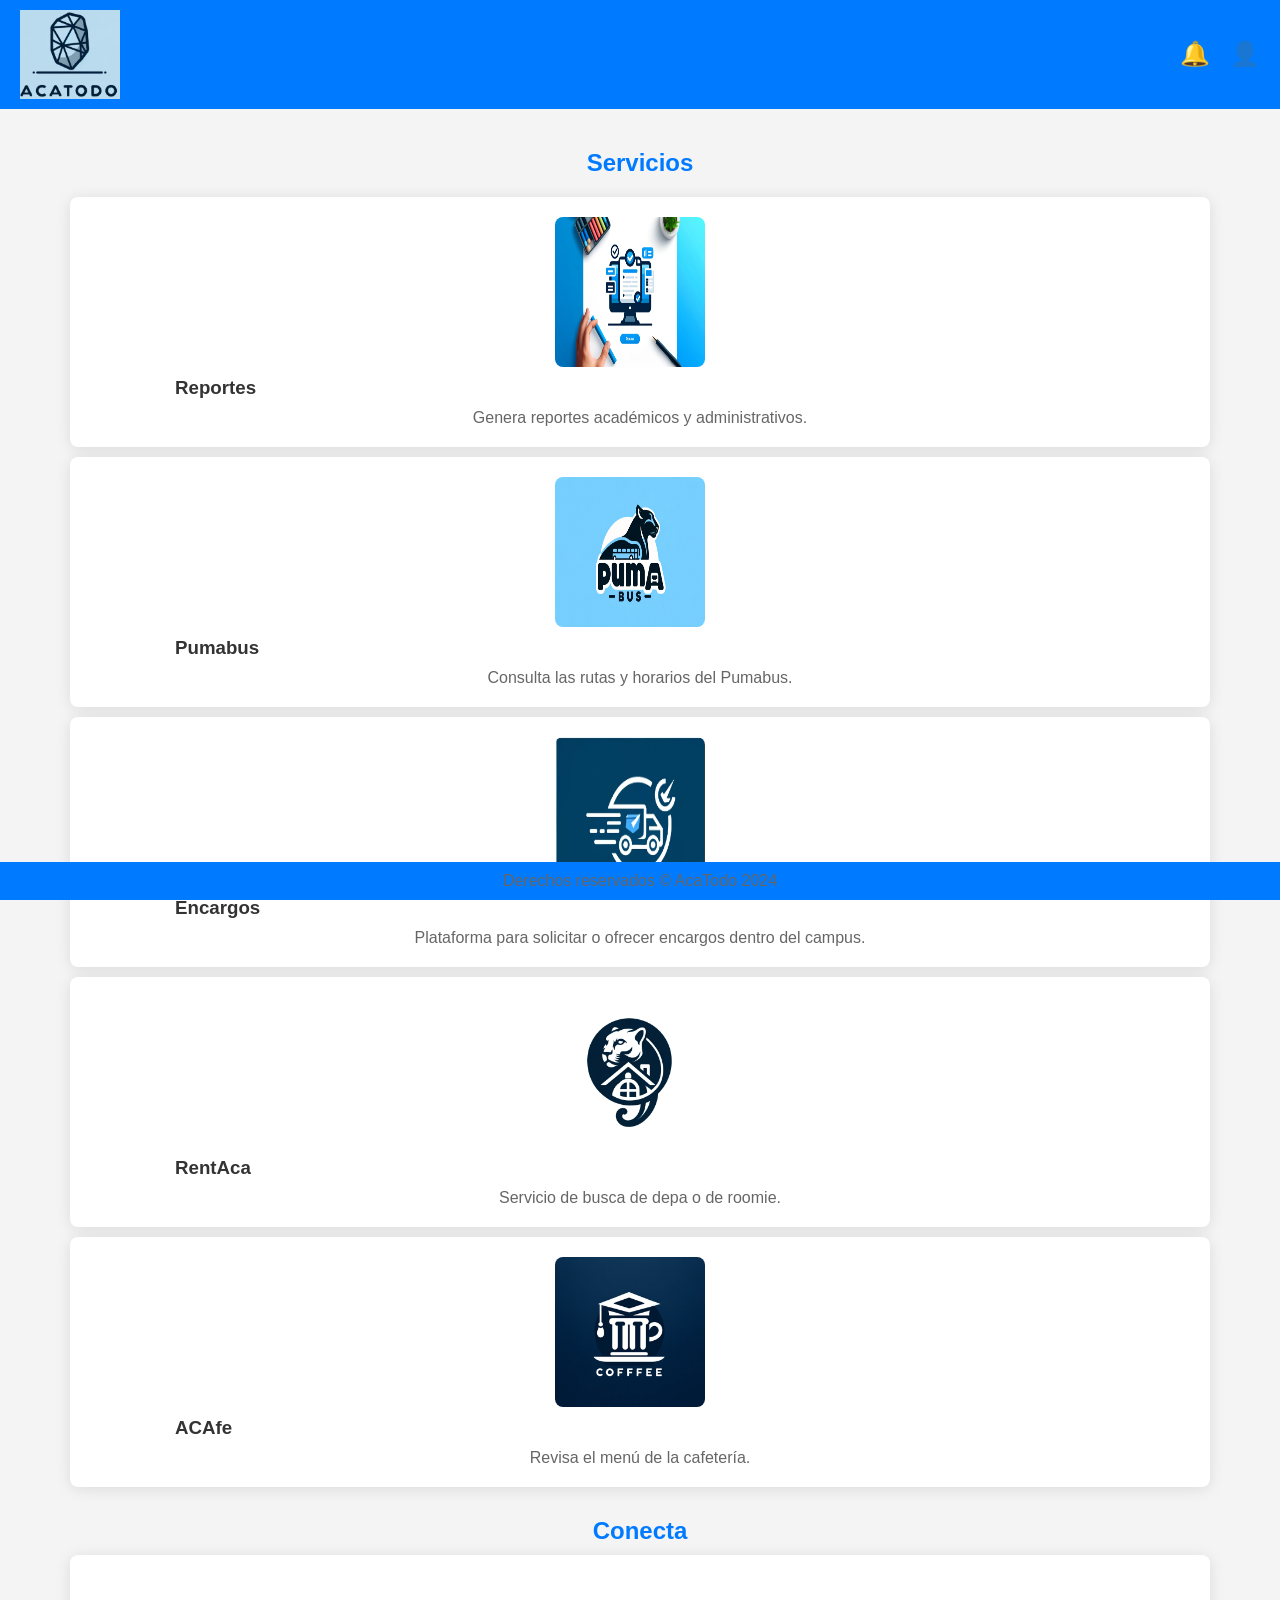
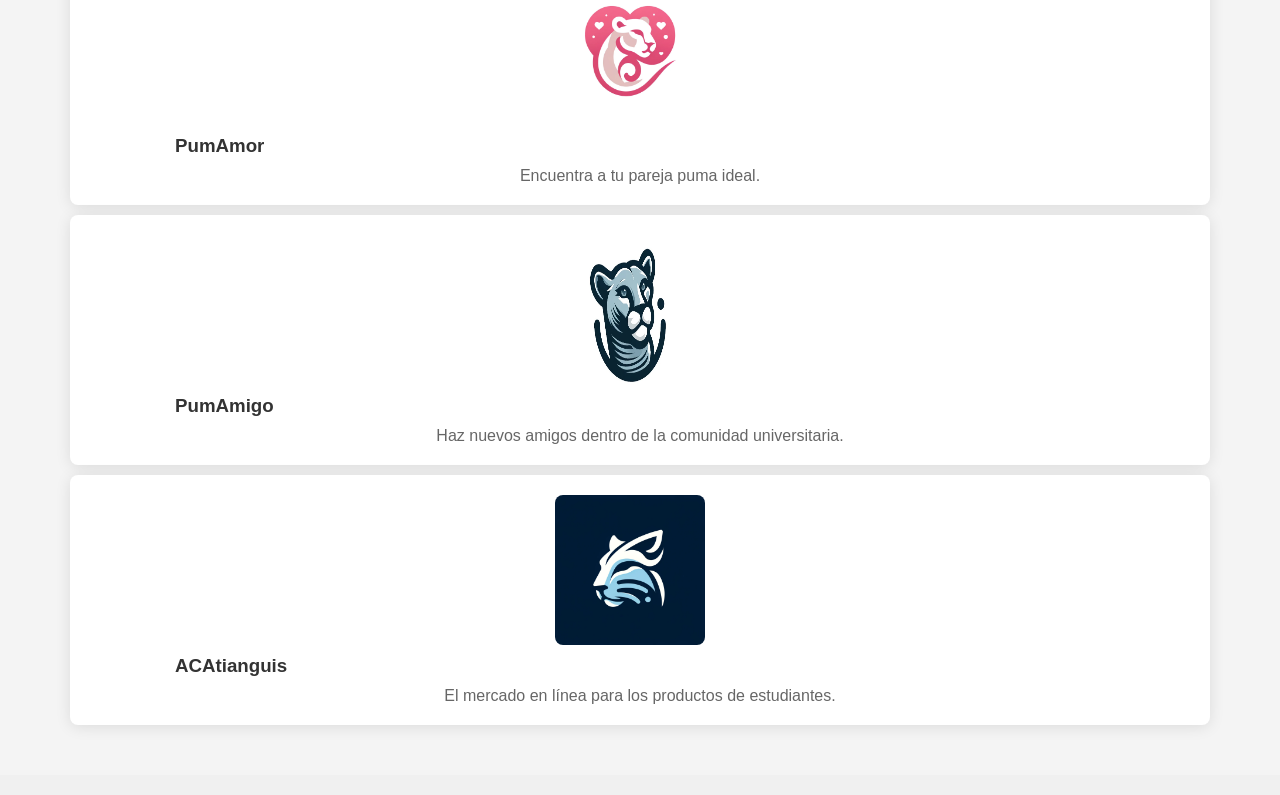
<file: index.html>
<!DOCTYPE html>
<html lang="es">
<head>
    <meta charset="UTF-8">
    <meta name="viewport" content="width=device-width, initial-scale=1.0">
    <title>AcaTodo - Página Principal</title>
    <link rel="stylesheet" href="estilos_comunes.css">
    <link rel="stylesheet" href="estilos.css">
</head>
<body>
    <header>
        <img src="logo-acatodo.jpg" alt="Logo AcaTodo" class="logo">
        <div class="header-right">
            <div id="icono-notificaciones">🔔</div>
            <button id="boton-usuario" onclick="window.location.href='acatodo.html';" title="Iniciar sesión">
                <span>👤</span>
            </button>
        </div>
    </header>
    
    

    <main>
        <h2>Servicios</h2>
        <section class="servicios">
            <div class="servicio">
                <a href="reportes.html" class="servicio-enlace">
                    <img src="./img/reporte-logo.webp" alt="Reportes" class="icono-servicio">
                    <div class="texto-servicio">
                        <h3>Reportes</h3>
                        <p>Genera reportes académicos y administrativos.</p>
                    </div>
                </a>
            </div>
            <div class="servicio">
                <a href="pumabus.html" class="servicio-enlace">
                    <img src="./img/pumabus-logo.webp" alt="Pumabus" class="icono-servicio">
                    <div class="texto-servicio">
                        <h3>Pumabus</h3>
                        <p>Consulta las rutas y horarios del Pumabus.</p>
                    </div>
                </a>
            </div>
            <div class="servicio">
                <a href="acaencargos.html" class="servicio-enlace">
                    <img src="./img/acaencargos.png" alt="Encargos" class="icono-servicio">
                    <div class="texto-servicio">
                        <h3>Encargos</h3>
                        <p>Plataforma para solicitar o ofrecer encargos dentro del campus.</p>
                    </div>
                </a>
            </div>
            <div class="servicio">
                <a href="rentaca.html" class="servicio-enlace">
                    <img src="./img/roomies.webp" alt="RentAca" class="icono-servicio">
                    <div class="texto-servicio">
                        <h3>RentAca</h3>
                        <p>Servicio de busca de depa o de roomie.</p>
                    </div>
                </a>
            </div>
            <div class="servicio">
                <a href="acafe.html" class="servicio-enlace">
                    <img src="./img/cafe.webp" alt="ACAfe" class="icono-servicio">
                    <div class="texto-servicio">
                        <h3>ACAfe</h3>
                        <p>Revisa el menú de la cafetería.</p>
                    </div>
                </a>
            </div>
        </section>
        <section id="conecta">
            <h2>Conecta</h2>
            <div class="servicio">
                <a href="pumamor.html" class="servicio-enlace">
                    <img src="./img/amor.webp" alt="PumAmor" class="icono-servicio">
                    <div class="texto-servicio">
                        <h3>PumAmor</h3>
                        <p>Encuentra a tu pareja puma ideal.</p>
                    </div>
                </a>
            </div>
            <div class="servicio">
                <a href="pumamigo.html" class="servicio-enlace">
                    <img src="./img/amigo.jpg" alt="PumAmigo" class="icono-servicio">
                    <div class="texto-servicio">
                        <h3>PumAmigo</h3>
                        <p>Haz nuevos amigos dentro de la comunidad universitaria.</p>
                    </div>
                </a>
            </div>
            <div class="servicio">
                <a href="acatianguis.html" class="servicio-enlace">
                    <img src="./img/acatianguis.webp" alt="ACAtianguis" class="icono-servicio">
                    <div class="texto-servicio">
                        <h3>ACAtianguis</h3>
                        <p>El mercado en línea para los productos de estudiantes.</p>
                    </div>
                </a>
            </div>
        </section>
    </main>
    <footer>
        <p>Derechos reservados © AcaTodo 2024</p>
    </footer>
    <script src="Acatodo.js"></script>
</body>
</html>
</file>
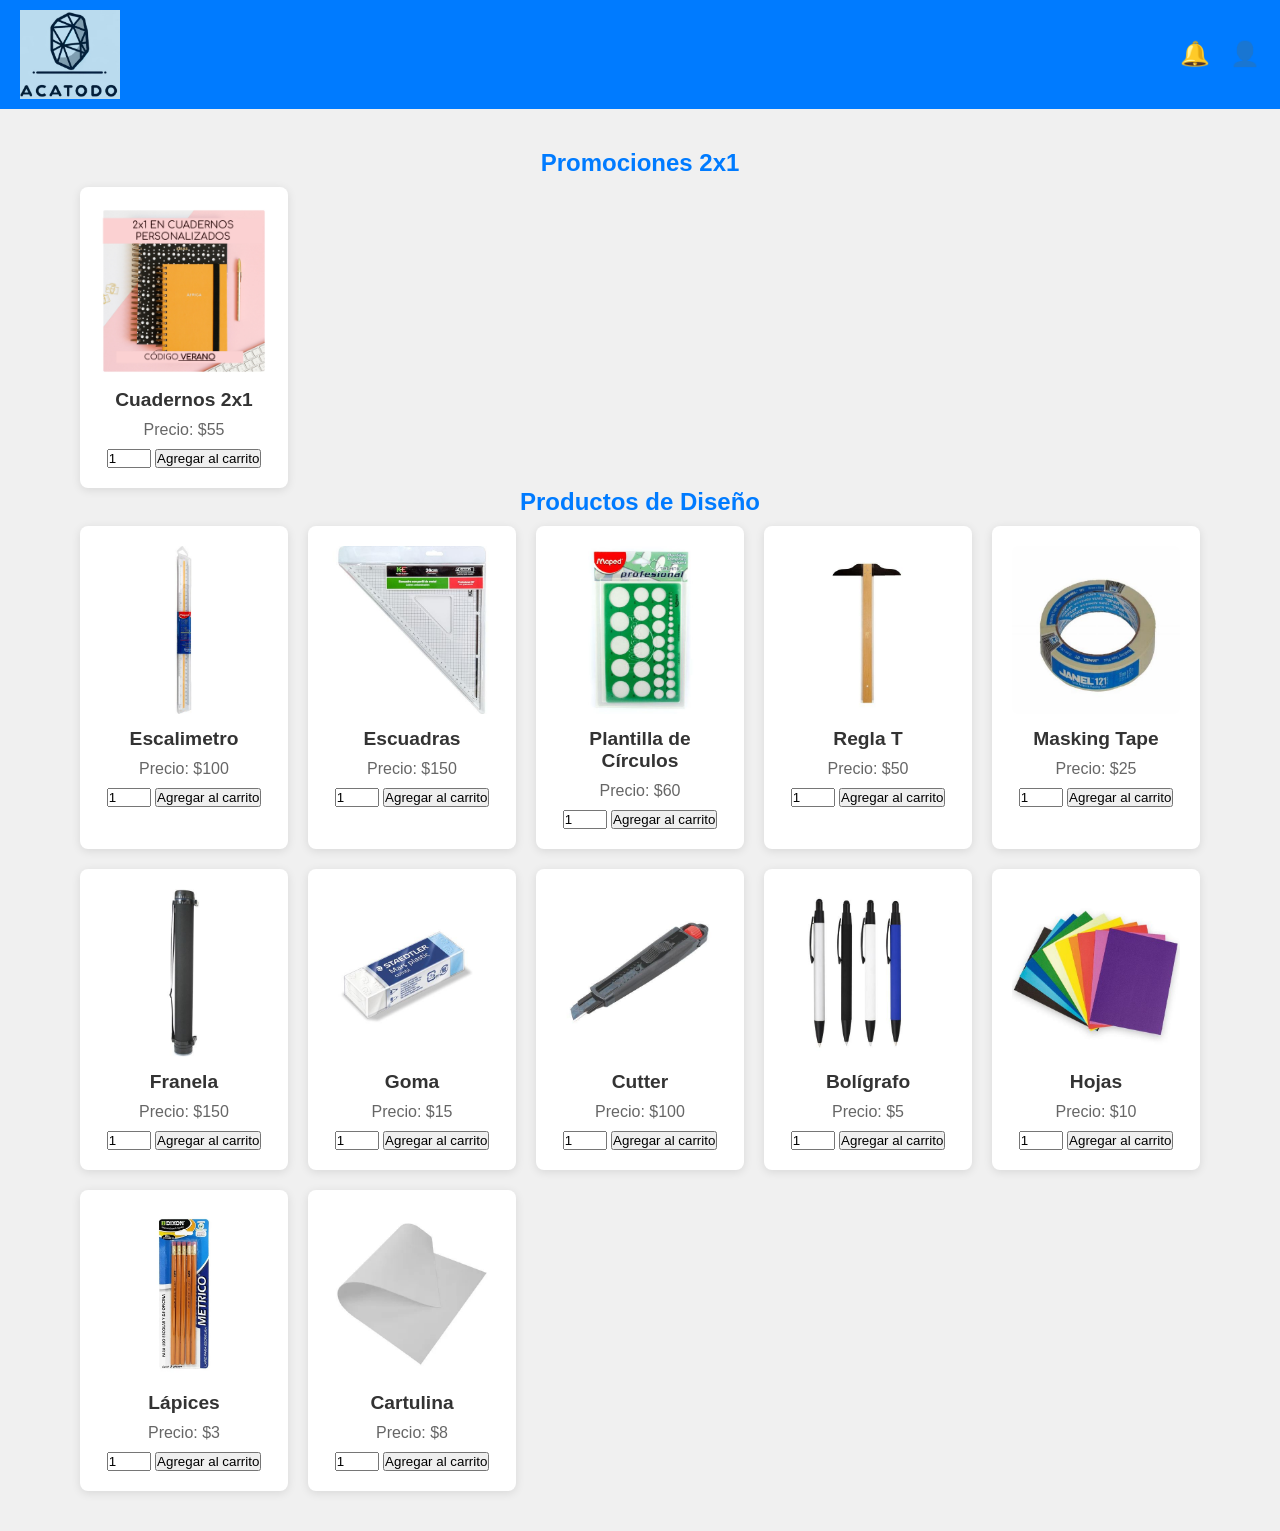
<file: acaencargos.html>
<!DOCTYPE html>
<html lang="es">
<head>
    <meta charset="UTF-8">
    <meta name="viewport" content="width=device-width, initial-scale=1.0">
    <title>Aca-encargos Tienda Online</title>
    <link rel="stylesheet" href="estilos.css">
    <link rel="stylesheet" href="estilos_comunes.css">
</head>
<body>
    <nav class="navbar">
        <div class="menu-toggle" id="mobile-menu">
          ☰
        </div>
        <ul class="nav-list" id="nav-list">
          <li><a href="index.html">Inicio</a></li>
          <li><a href="acafe.html">Acafe</a></li>
          <li><a href="acatianguis.html">Acatianguis</a></li>
          <li><a href="pumamor.html">PumAmor</a></li>
          <li><a href="reportes.html">Reportes</a></li>
          <li><a href="pumabus.html">Pumabus</a></li>
          <li><a href="pumamigo.html">Pumamigo</a></li>
          <li><a href="acaencargos.html">ACAencargos</a></li>
          <li><a href="rentaca.html">Rentaca</a></li>
        </ul>
    </nav>
    <header>
        <img src="logo-acatodo.jpg" alt="Logo AcaTodo" class="logo">
        <div class="header-right">
            <div id="icono-notificaciones">🔔</div>
            <button id="boton-usuario" onclick="window.location.href='acatodo.html';" title="Iniciar sesión">
                <span>👤</span>
            </button>
        </div>
    </header>    

<main>
    <section id="promociones" class="container">
        <h2>Promociones 2x1</h2>
        <div class="product-grid">
            <!-- Producto en promoción -->
            <div class="product-card">
                <img id="promoImage" src="img/encargos/2x1.jpg" alt="Producto en Promoción">
                <h3 id="promoName">Producto 1</h3>
                <p id="promoPrice">Precio: $55</p>
                <input type="number" value="1" min="1" max="10">
                <button>Agregar al carrito</button>
            </div>
        </div>
    </section>
    <section id="productos" class="container">
        <h2>Productos de Diseño</h2>
        <div class="product-grid">
            <div class="product-card">
                <img src="img/encargos/reglat.jpg" alt="escalimetro">
                <h3>Escalimetro</h3>
                <p>Precio: $100</p>
                <input type="number" value="1" min="1" max="10">
                <button>Agregar al carrito</button>
            </div>
            <div class="product-card">
                <img src="img/encargos/escuadras.jpg" alt="Escuadras">
                <h3>Escuadras</h3>
                <p>Precio: $150</p>
                <input type="number" value="1" min="1" max="10">
                <button>Agregar al carrito</button>
            </div>
            <div class="product-card">
                <img src="img/encargos/circulos.jpg" alt="Plantilla de Círculos">
                <h3>Plantilla de Círculos</h3>
                <p>Precio: $60</p>
                <input type="number" value="1" min="1" max="10">
                <button>Agregar al carrito</button>
            </div>
            <div class="product-card">
                <img src="img/encargos/escalimetro.jpg" alt="Regla T">
                <h3>Regla T</h3>
                <p>Precio: $50</p>
                <input type="number" value="1" min="1" max="10">
                <button>Agregar al carrito</button>
            </div>
            <div class="product-card">
                <img src="img/encargos/masking.jpg" alt="Masking Tape">
                <h3>Masking Tape</h3>
                <p>Precio: $25</p>
                <input type="number" value="1" min="1" max="10">
                <button>Agregar al carrito</button>
            </div>
            <div class="product-card">
                <img src="img/encargos/franela.jpg" alt="Franela">
                <h3>Franela</h3>
                <p>Precio: $150</p>
                <input type="number" value="1" min="1" max="10">
                <button>Agregar al carrito</button>
            </div>
            <div class="product-card">
                <img src="img/encargos/goma.jpg" alt="Goma">
                <h3>Goma</h3>
                <p>Precio: $15</p>
                <input type="number" value="1" min="1" max="10">
                <button>Agregar al carrito</button>
            </div>
            <div class="product-card">
                <img src="img/encargos/cutter.jpg" alt="Cutter">
                <h3>Cutter</h3>
                <p>Precio: $100</p>
                <input type="number" value="1" min="1" max="10">
                <button>Agregar al carrito</button>
            </div>
            <div class="product-card">
                <img src="img/encargos/boligrafo.jpg" alt="Bolígrafo">
                <h3>Bolígrafo</h3>
                <p>Precio: $5</p>
                <input type="number" value="1" min="1" max="10">
                <button>Agregar al carrito</button>
            </div>
            <div class="product-card">
                <img src="img/encargos/hojas.jpg" alt="Hojas">
                <h3>Hojas</h3>
                <p>Precio: $10</p>
                <input type="number" value="1" min="1" max="10">
                <button>Agregar al carrito</button>
            </div>
            <div class="product-card">
                <img src="img/encargos/lapices.webp" alt="Lápices">
                <h3>Lápices</h3>
                <p>Precio: $3</p>
                <input type="number" value="1" min="1" max="10">
                <button>Agregar al carrito</button>
            </div>
            <div class="product-card">
                <img src="img/encargos/cartulina.jpg" alt="Cartulina">
                <h3>Cartulina</h3>
                <p>Precio: $8</p>
                <input type="number" value="1" min="1" max="10">
                <button>Agregar al carrito</button>
            </div>
        </div>
    </section>
</main>

<script>
const products = [
    { name: "Cuadernos 2x1", image: "img/encargos/2x1.jpg", price: "55" },
    { name: "Regla T", image: "img/encargos/reglat.jpg", price: "100" }
    // Añadir más productos según sea necesario
];

let currentIndex = 0;
function updatePromotion(product) {
    document.getElementById('promoImage').src = product.image;
    document.getElementById('promoName').innerText = product.name;
    document.getElementById('promoPrice').innerText = `Precio: $${product.price}`;
}

setInterval(() => {
    currentIndex = (currentIndex + 1) % products.length;
    updatePromotion(products[currentIndex]);
}, 5000);

window.onload = () => {
    updatePromotion(products[0]);

    document.getElementById('mobile-menu').addEventListener('click', function () {
    var navList = document.getElementById('nav-list');
    navList.classList.toggle('active');
  });
  
};
</script>
</body>
</html>
</file>
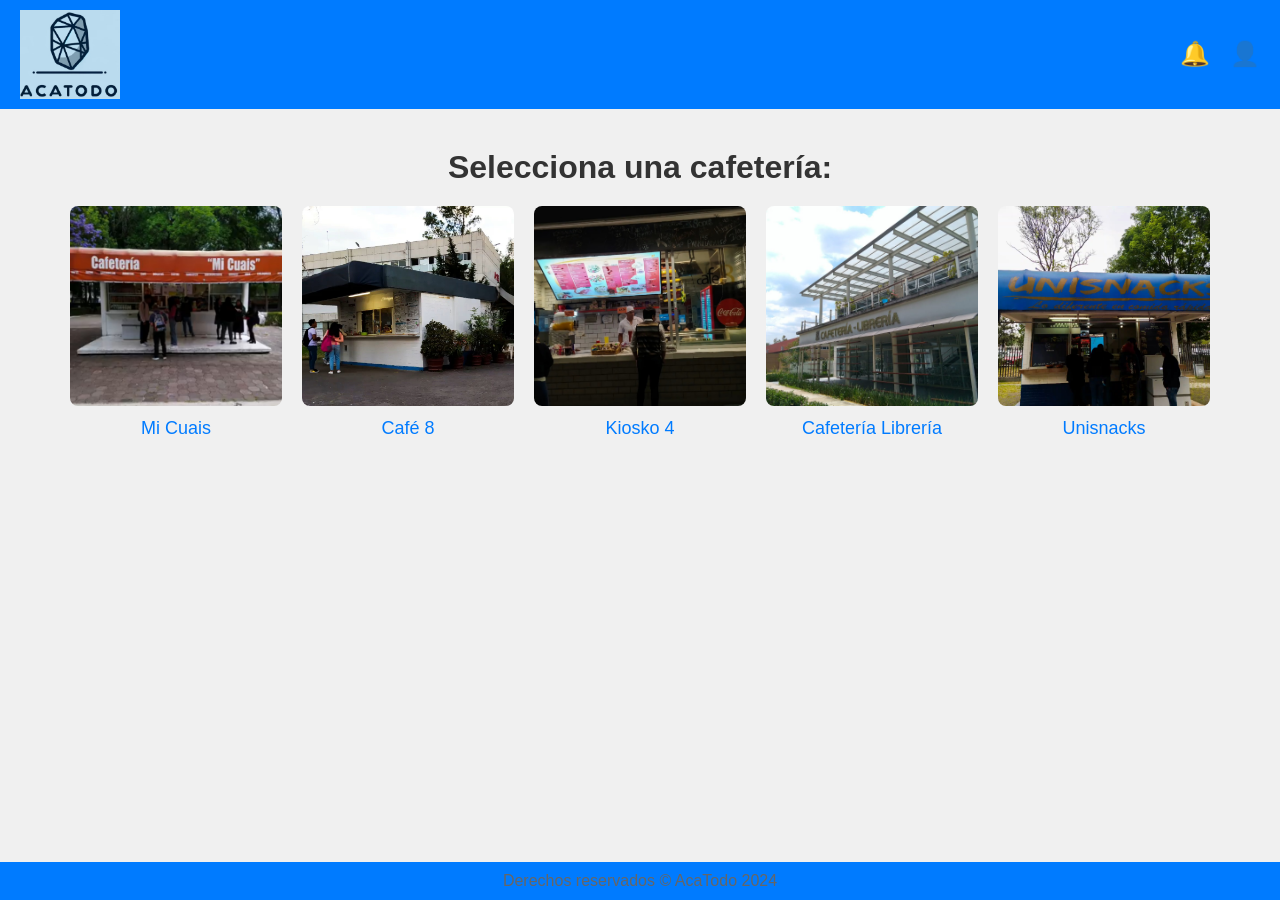
<file: acafe.html>
<!DOCTYPE html>
<html lang="es">
<head>
  <meta charset="UTF-8">
  <meta name="viewport" content="width=device-width, initial-scale=1.0">
  <title>Cafeterías</title>
  <link rel="stylesheet" href="estilos.css">
  <link rel="stylesheet" href="estilos_comunes.css"
</head>
<body>
  <nav class="navbar">
      <div class="menu-toggle" id="mobile-menu">
        ☰
      </div>
      <ul class="nav-list" id="nav-list">
        <li><a href="index.html">Inicio</a></li>
        <li><a href="acafe.html">Acafe</a></li>
        <li><a href="acatianguis.html">Acatianguis</a></li>
        <li><a href="pumamor.html">PumAmor</a></li>
        <li><a href="reportes.html">Reportes</a></li>
        <li><a href="pumabus.html">Pumabus</a></li>
        <li><a href="pumamigo.html">Pumamigo</a></li>
        <li><a href="acaencargos.html">ACAencargos</a></li>
        <li><a href="rentaca.html">Rentaca</a></li>
      </ul>
  </nav>
  <header>
      <img src="logo-acatodo.jpg" alt="Logo AcaTodo" class="logo">
      <div class="header-right">
          <div id="icono-notificaciones">🔔</div>
          <button id="boton-usuario" onclick="window.location.href='acatodo.html';" title="Iniciar sesión">
              <span>👤</span>
          </button>
      </div>
  </header>
  <main>
    <h1>Selecciona una cafetería:</h1>
    <div class="cafeteria-container">
      <!-- Cada cafetería como un botón que lleva a su menú -->
      <div class="cafeteria" onclick="location.href='paginas/precios_mi_cuais.html';">
        <img src="imagen4.jpg" alt="Mi Cuais">
        <span>Mi Cuais</span>
      </div>
      <div class="cafeteria" onclick="location.href='paginas/precios_cafe8.html';">
        <img src="imagen2.jpg" alt="Café 8">
        <span>Café 8</span>
      </div>
      <div class="cafeteria" onclick="location.href='paginas/precios_kiosko3.html';">
        <img src="imagen3.jpg" alt="Kiosko 4">
        <span>Kiosko 4</span>
      </div>
      <div class="cafeteria" onclick="location.href='paginas/precios_cafeteria_libreria.html';">
        <img src="imagen1.jpg" alt="Cafetería Librería">
        <span>Cafetería Librería</span>
      </div>
      <div class="cafeteria" onclick="location.href='paginas/precios_unistacks.html';">
        <img src="imagen5.jpg" alt="Unisnacks">
        <span>Unisnacks</span>
      </div>
    </div>
  </main>
  <footer>
    <p>Derechos reservados © AcaTodo 2024</p>
  </footer>

  <script>
    document.getElementById('mobile-menu').addEventListener('click', function () {
    var navList = document.getElementById('nav-list');
    navList.classList.toggle('active');
  });
</script>
</body>
</html>
</file>
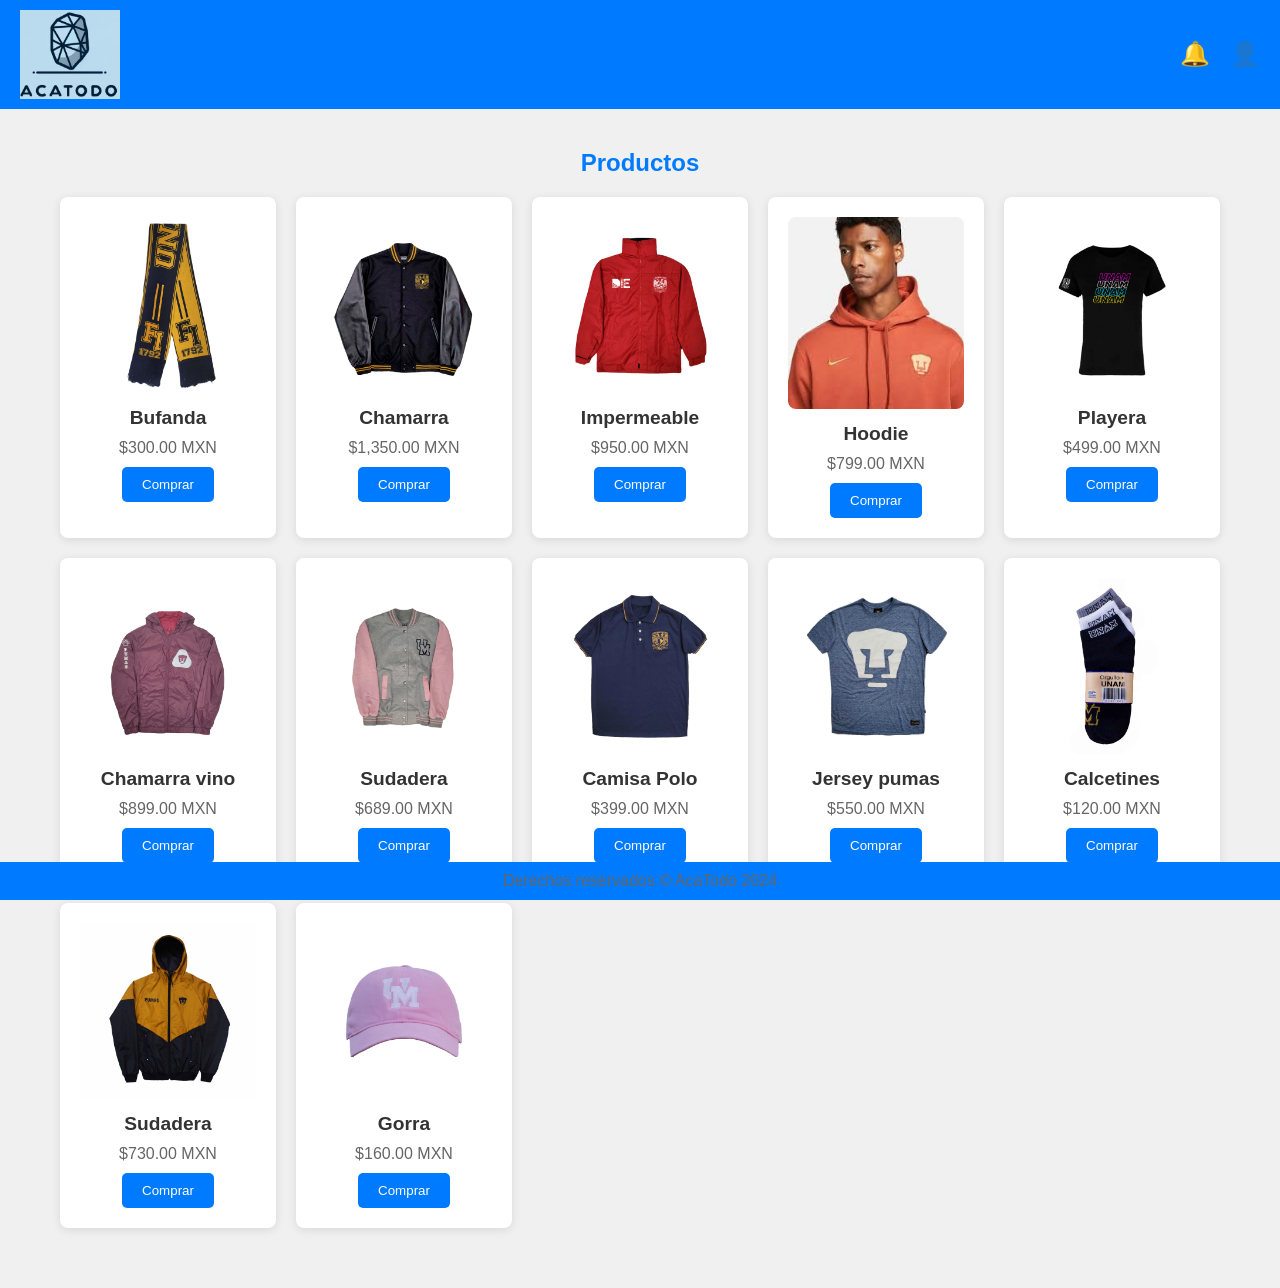
<file: acatianguis.html>
<!DOCTYPE html>
<html lang="es">
<head>
    <meta charset="UTF-8">
    <meta name="viewport" content="width=device-width, initial-scale=1.0">
    <title>ACAtianguis - Mercancía Oficial</title>
    <link rel="stylesheet" href="estilos.css">
    <link rel="stylesheet" href="estilos_comunes.css">
</head>
<body>
    <nav class="navbar">
        <div class="menu-toggle" id="mobile-menu">
          ☰
        </div>
        <ul class="nav-list" id="nav-list">
          <li><a href="index.html">Inicio</a></li>
          <li><a href="acafe.html">Acafe</a></li>
          <li><a href="acatianguis.html">Acatianguis</a></li>
          <li><a href="pumamor.html">PumAmor</a></li>
          <li><a href="reportes.html">Reportes</a></li>
          <li><a href="pumabus.html">Pumabus</a></li>
          <li><a href="pumamigo.html">Pumamigo</a></li>
          <li><a href="acaencargos.html">ACAencargos</a></li>
          <li><a href="rentaca.html">Rentaca</a></li>
        </ul>
    </nav>
    <header>
        <img src="logo-acatodo.jpg" alt="Logo AcaTodo" class="logo">
        <div class="header-right">
            <div id="icono-notificaciones">🔔</div>
            <button id="boton-usuario" onclick="window.location.href='acatodo.html';" title="Iniciar sesión">
                <span>👤</span>
            </button>
        </div>
    </header>
    <main>
        <section class="product-list">
            <h2>Productos</h2>
            <div class="product-grid">
                <!-- Product 1 -->
                <div class="product-card">
                    <img src="img/tianguis/bufanda - copia.jpg" >
                    <h3>Bufanda</h3>
                    <p>$300.00 MXN</p>
                    <button class="buy-button" onclik="ComprarProducto('Bufanda')" >Comprar</button>
                </div>
                <!-- Product 2 -->
                <div class="product-card">
                    <img src="img/tianguis/chamarra.jpg" alt="Producto 2">
                    <h3>Chamarra</h3>
                    <p>$1,350.00 MXN</p>
                    <button class="buy-button" onclik="ComprarProducto('Chamarra')" >Comprar</button>

                </div>
                <!-- Product 3 -->
                <div class="product-card">
                    <img src="img/tianguis/sudadera1.jpg" alt="Producto 3">
                    <h3>Impermeable</h3>
                    <p>$950.00 MXN</p>
                    <button class="buy-button" onclik="ComprarProducto('Impermeable')" >Comprar</button>
                </div>
                <!-- Product 4 -->
                <div class="product-card">
                    <img src="img/tianguis/chamarra2.jpg" alt="Producto 4">
                    <h3>Hoodie</h3>
                    <p>$799.00 MXN</p>
                    <button class="buy-button" onclik="ComprarProducto('Hoodie')" >Comprar</button>
                </div>
                <!-- Product 5 -->
                <div class="product-card">
                    <img src="img/tianguis/playeramulti.jpg" alt="Producto 5">
                    <h3>Playera</h3>
                    <p>$499.00 MXN</p>
                    <button class="buy-button" onclik="ComprarProducto('Playera')" >Comprar</button>
                </div>
                <!-- Product 6 -->
                <div class="product-card">
                    <img src="img/tianguis/chamarra.3jpg.jpg" alt="Producto 6">
                    <h3>Chamarra vino</h3>
                    <p>$899.00 MXN</p>
                    <button class="buy-button" onclik="ComprarProducto('Chmarra vino')" >Comprar</button>
                </div>
                <!-- Product 7 -->
                <div class="product-card">
                    <img src="img/tianguis/chamarra4.jpg" alt="Producto 7">
                    <h3>Sudadera </h3>
                    <p>$689.00 MXN</p>
                    <button class="buy-button" onclik="ComprarProducto('Sudadera')" >Comprar</button>
                </div>
                <!-- Product 8 -->
                <div class="product-card">
                    <img src="img/tianguis/poloun.jpg" alt="Producto 8">
                    <h3>Camisa Polo</h3>
                    <p>$399.00 MXN</p>
                    <button class="buy-button" onclik="ComprarProducto('Camisa polo')" >Comprar</button>
                </div>
                <!-- Product 9 -->
                <div class="product-card">
                    <img src="img/tianguis/playera2.jpg" alt="Producto 9">
                    <h3>Jersey pumas</h3>
                    <p>$550.00 MXN</p>
                    <button class="buy-button" onclik="ComprarProducto('Jersey pumas')" >Comprar</button>
                </div>
                <!-- Product 10 -->
                <div class="product-card">
                    <img src="img/tianguis/calcetines.jpg" alt="Calcetines">
                    <h3>Calcetines</h3>
                    <p>$120.00 MXN</p>
                    <button class="buy-button" onclik="ComprarProducto('Calcetines')" >Comprar</button>
                </div>
                <!-- Product 11 -->
                <div class="product-card">
                    <img src="img/tianguis/imper1.jpg" alt="Producto 11">
                    <h3>Sudadera</h3>
                    <p>$730.00 MXN</p>
                    <button class="buy-button" onclik="ComprarProducto('Sudadera')" >Comprar</button>
                </div>
                <!-- Product 12 -->
                <div class="product-card">
                    <img src="img/tianguis/gorra.jpg" alt="Producto 12">
                    <h3>Gorra</h3>
                    <p>$160.00 MXN</p>
                    <button class="buy-button" onclik="ComprarProducto('Gorra')" >Comprar</button>
                </div>
            </div>
        </section>
    </main>
    <footer>
        <p>Derechos reservados © AcaTodo 2024</p>
    </footer>
    <script src="Acatodo.js"></script>

    <script>
        document.getElementById('mobile-menu').addEventListener('click', function () {
        var navList = document.getElementById('nav-list');
        navList.classList.toggle('active');
      });
    </script>
</body>
</html>
</file>
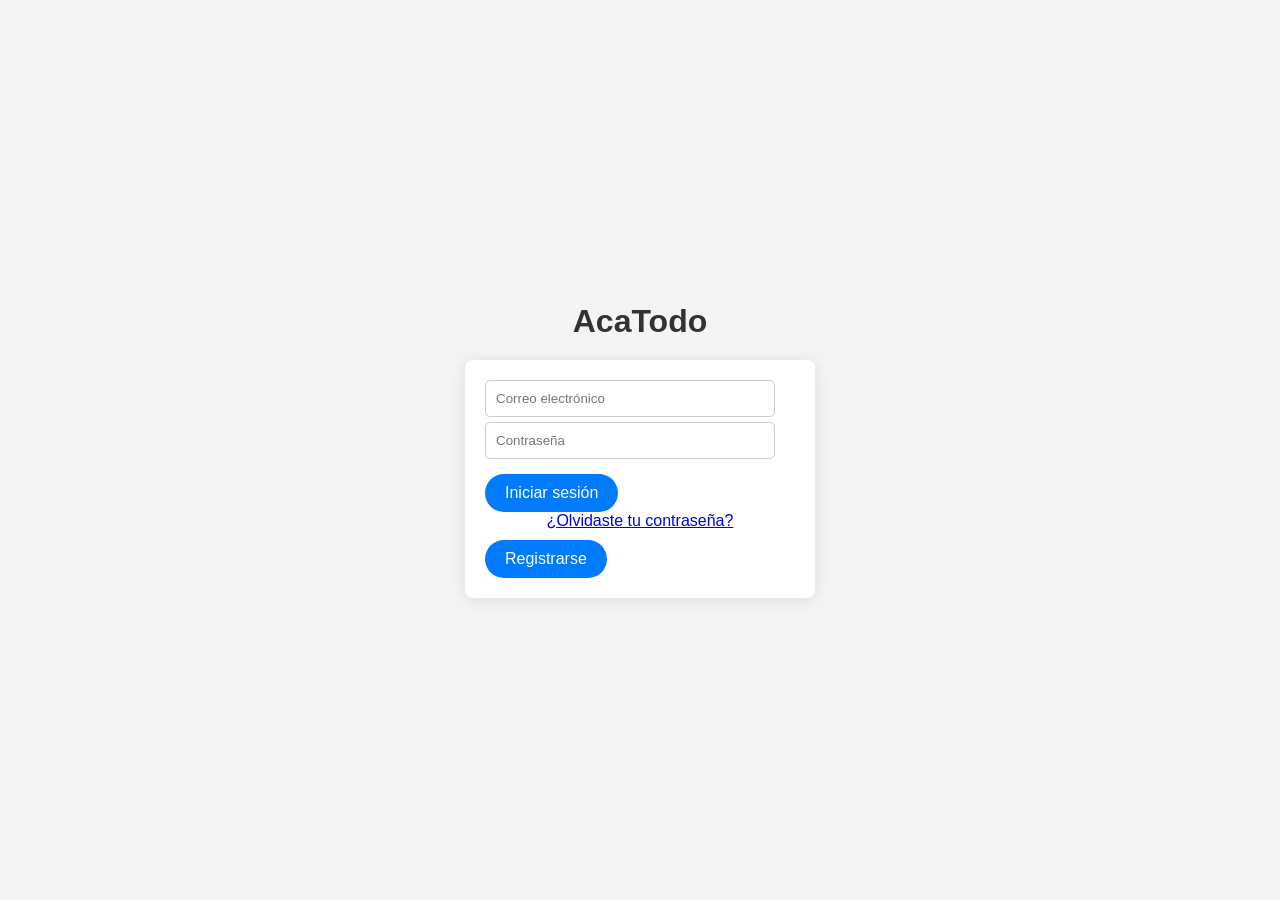
<file: acatodo.html>
<!DOCTYPE html>
<html lang="es">
<head>
    <meta charset="UTF-8">
    <meta name="viewport" content="width=device-width, initial-scale=1.0">
    <meta name="description" content="Inicio de sesión en AcaTodo, tu gestor de tareas confiable.">
    <meta name="keywords" content="AcaTodo, gestión de tareas, productividad">
    <title>AcaTodo - Inicio de Sesión | Gestor de Tareas</title>
    <link rel="stylesheet" href="estilos.css">
    <link href="https://fonts.googleapis.com/css?family=Roboto:400,700&display=swap" rel="stylesheet">
</head>
<body>
    <div class="login-container">
        <h1>AcaTodo</h1>
        <div class="login-form">
            <input type="text" id="email" placeholder="Correo electrónico" required>
            <input type="password" id="password" placeholder="Contraseña" required>
            <button id="login-button" class="login-button">Iniciar sesión</button>
            <p><a href="#">¿Olvidaste tu contraseña?</a></p>
            <button id="register-button" class="register-button">Registrarse</button>
        </div>
    </div>
    <script src="Acatodo.js"></script>
</body>
</html>
</file>
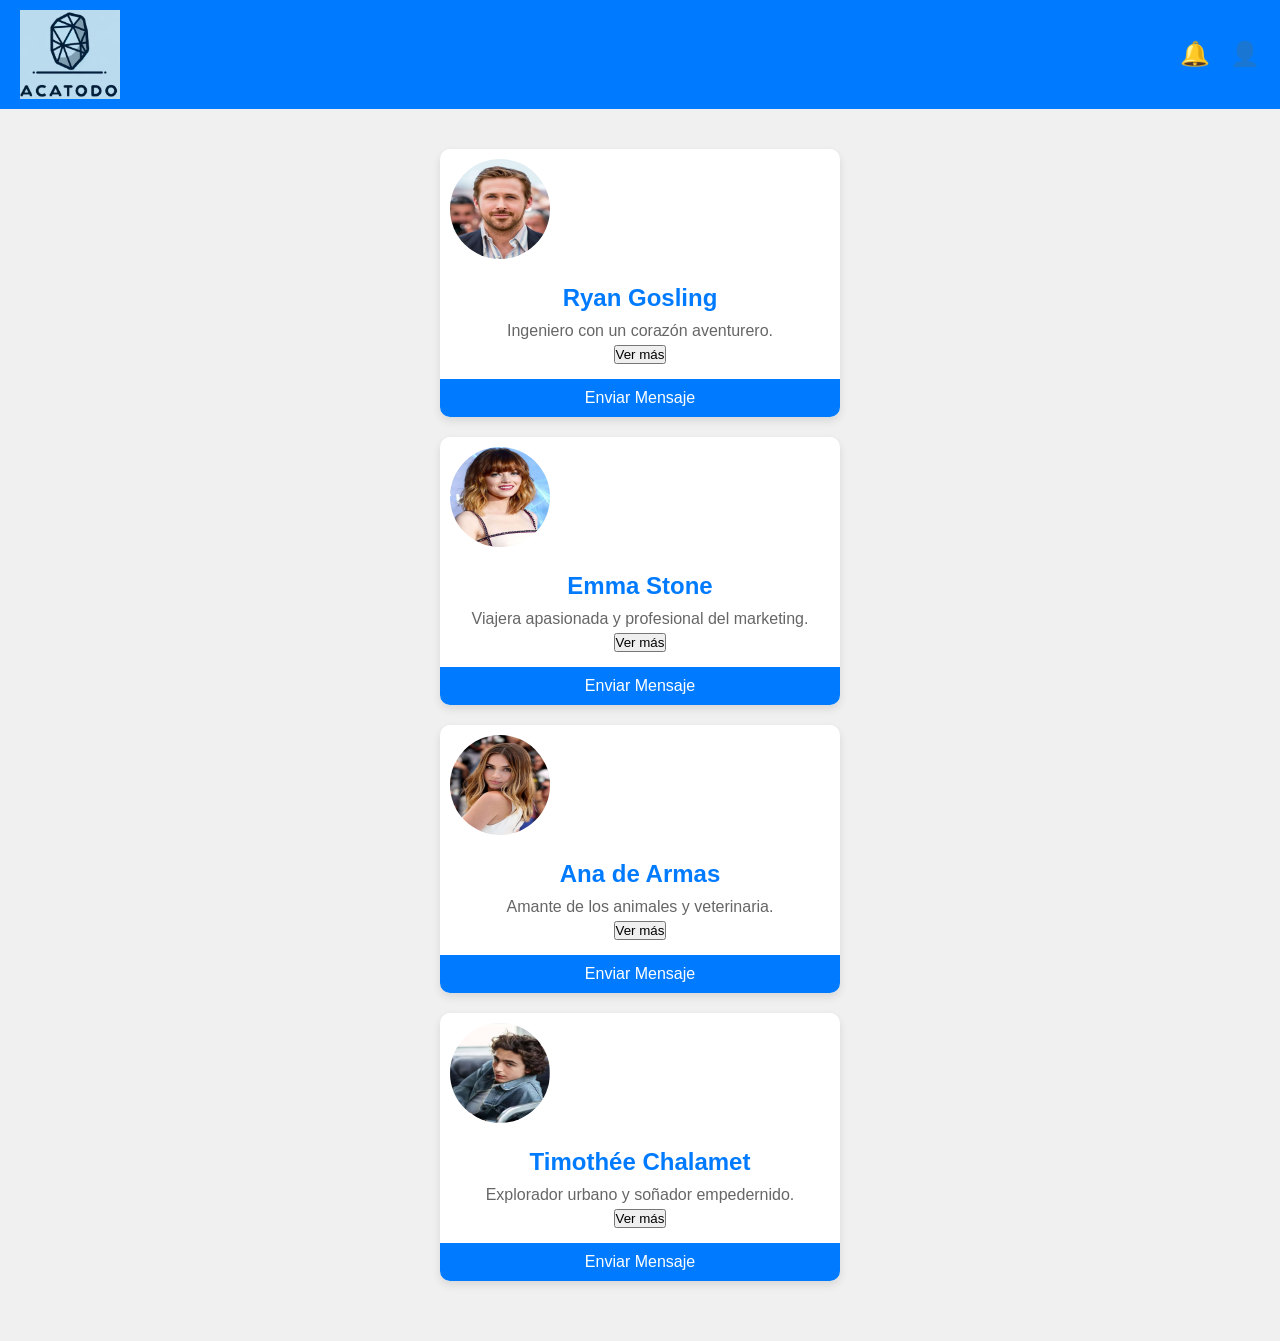
<file: pumamigo.html>
<!DOCTYPE html>
<html lang="es">
<head>
  <meta charset="UTF-8">
  <meta name="viewport" content="width=device-width, initial-scale=1.0">
  <meta name="description" content="PumAmigo: Conecta con amigos de manera divertida y segura.">
  <title>PumAmigo - Conecta con Amigos</title>
  <link rel="stylesheet" href="estilos.css">
  <link rel="stylesheet" href="estilos_comunes.css">
</head>
<body>
    <nav class="navbar">
        <div class="menu-toggle" id="mobile-menu">
          ☰
        </div>
        <ul class="nav-list" id="nav-list">
          <li><a href="index.html">Inicio</a></li>
          <li><a href="acafe.html">Acafe</a></li>
          <li><a href="acatianguis.html">Acatianguis</a></li>
          <li><a href="pumamor.html">PumAmor</a></li>
          <li><a href="reportes.html">Reportes</a></li>
          <li><a href="pumabus.html">Pumabus</a></li>
          <li><a href="pumamigo.html">Pumamigo</a></li>
          <li><a href="acaencargos.html">ACAencargos</a></li>
          <li><a href="rentaca.html">Rentaca</a></li>
        </ul>
    </nav>
    <header>
        <img src="logo-acatodo.jpg" alt="Logo AcaTodo" class="logo">
        <div class="header-right">
            <div id="icono-notificaciones">🔔</div>
            <button id="boton-usuario" onclick="window.location.href='acatodo.html';" title="Iniciar sesión">
                <span>👤</span>
            </button>
        </div>
    </header>
  <main class="profile-container">
    <!-- Tarjetas de perfil -->
    <article class="profile-card">
      <img src="img/tinder/ryan.jpg" alt="Ryan" class="profile-photo">
      <div class="profile-info">
        <h2>Ryan Gosling</h2>
        <p>Ingeniero con un corazón aventurero.</p>
        <button class="toggle-description">Ver más</button>
        <p class="profile-description">Apasionado de los viajes y la lectura.</p>
      </div>
      <div class="profile-actions">
        <button class="message-btn">Enviar Mensaje</button>
      </div>
    </article>
    <article class="profile-card">
      <img src="img/tinder/emma.jpg" alt="Emma" class="profile-photo">
      <div class="profile-info">
        <h2>Emma Stone</h2>
        <p>Viajera apasionada y profesional del marketing.</p>
        <button class="toggle-description">Ver más</button>
        <p class="profile-description">Amante de las aventuras espontáneas y los festivales de música.</p>
      </div>
      <div class="profile-actions">
        <button class="message-btn">Enviar Mensaje</button>
      </div>
    </article>
    <article class="profile-card">
      <img src="img/tinder/ana.jpg" alt="Ana" class="profile-photo">
      <div class="profile-info">
        <h2>Ana de Armas</h2>
        <p>Amante de los animales y veterinaria.</p>
        <button class="toggle-description">Ver más</button>
        <p class="profile-description">Disfruto del yoga, la cocina vegetariana y el activismo por causas justas.</p>
      </div>
      <div class="profile-actions">
        <button class="message-btn">Enviar Mensaje</button>
      </div>
    </article>
    <article class="profile-card">
      <img src="img/tinder/timoty.jpg" alt="Timothée" class="profile-photo">
      <div class="profile-info">
        <h2>Timothée Chalamet</h2>
        <p>Explorador urbano y soñador empedernido.</p>
        <button class="toggle-description">Ver más</button>
        <p class="profile-description">Ingeniero y músico aficionado, siempre en busca de la próxima aventura culinaria.</p>
      </div>
      <div class="profile-actions">
        <button class="message-btn">Enviar Mensaje</button>
      </div>
    </article>
  </main>
  <script>
document.getElementById('mobile-menu').addEventListener('click', function () {
    var navList = document.getElementById('nav-list');
    navList.classList.toggle('active');
  });
  

    document.querySelectorAll('.toggle-description').forEach(button => {
      button.addEventListener('click', function() {
        const description = this.nextElementSibling;
        if (description.style.display === 'block') {
          description.style.display = 'none';
          this.textContent = 'Ver más';
        } else {
          description.style.display = 'block';
          this.textContent = 'Ver menos';
        }
      });
    });
  </script>
</body>
</html>
</file>
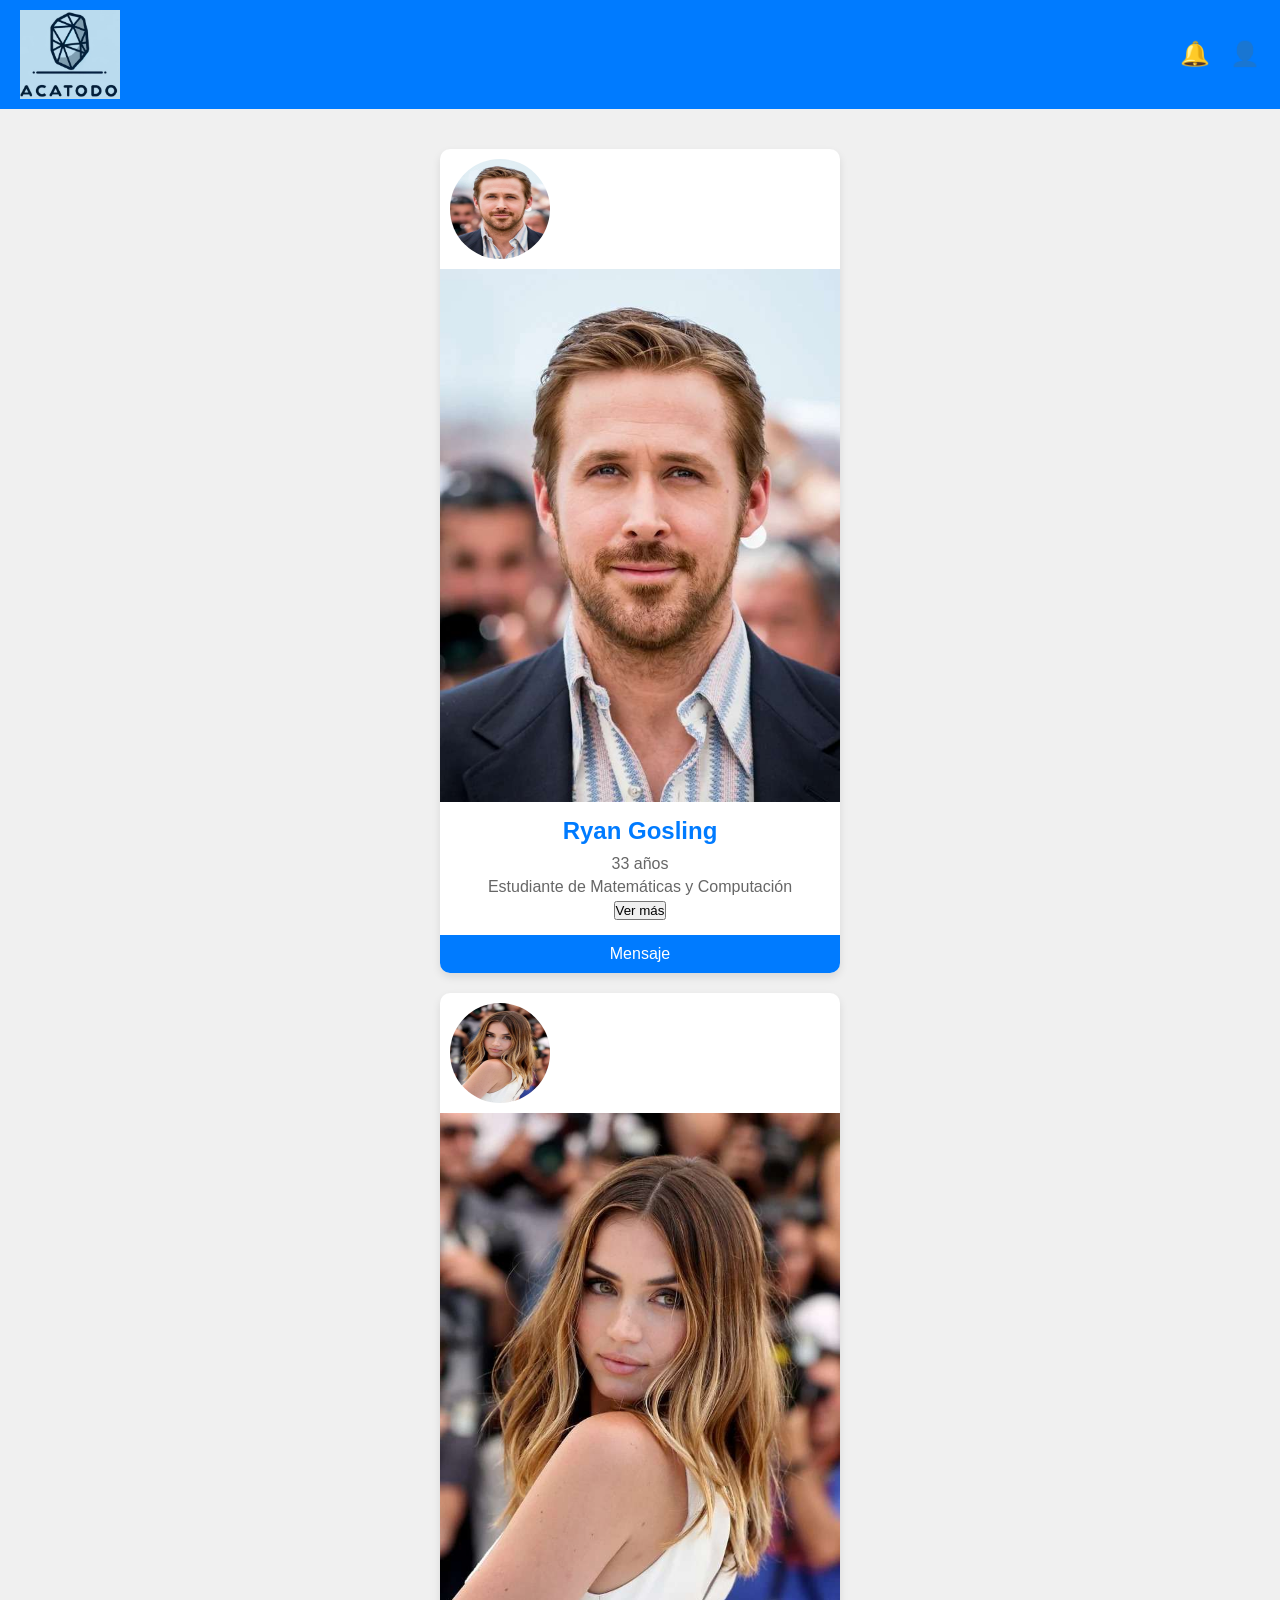
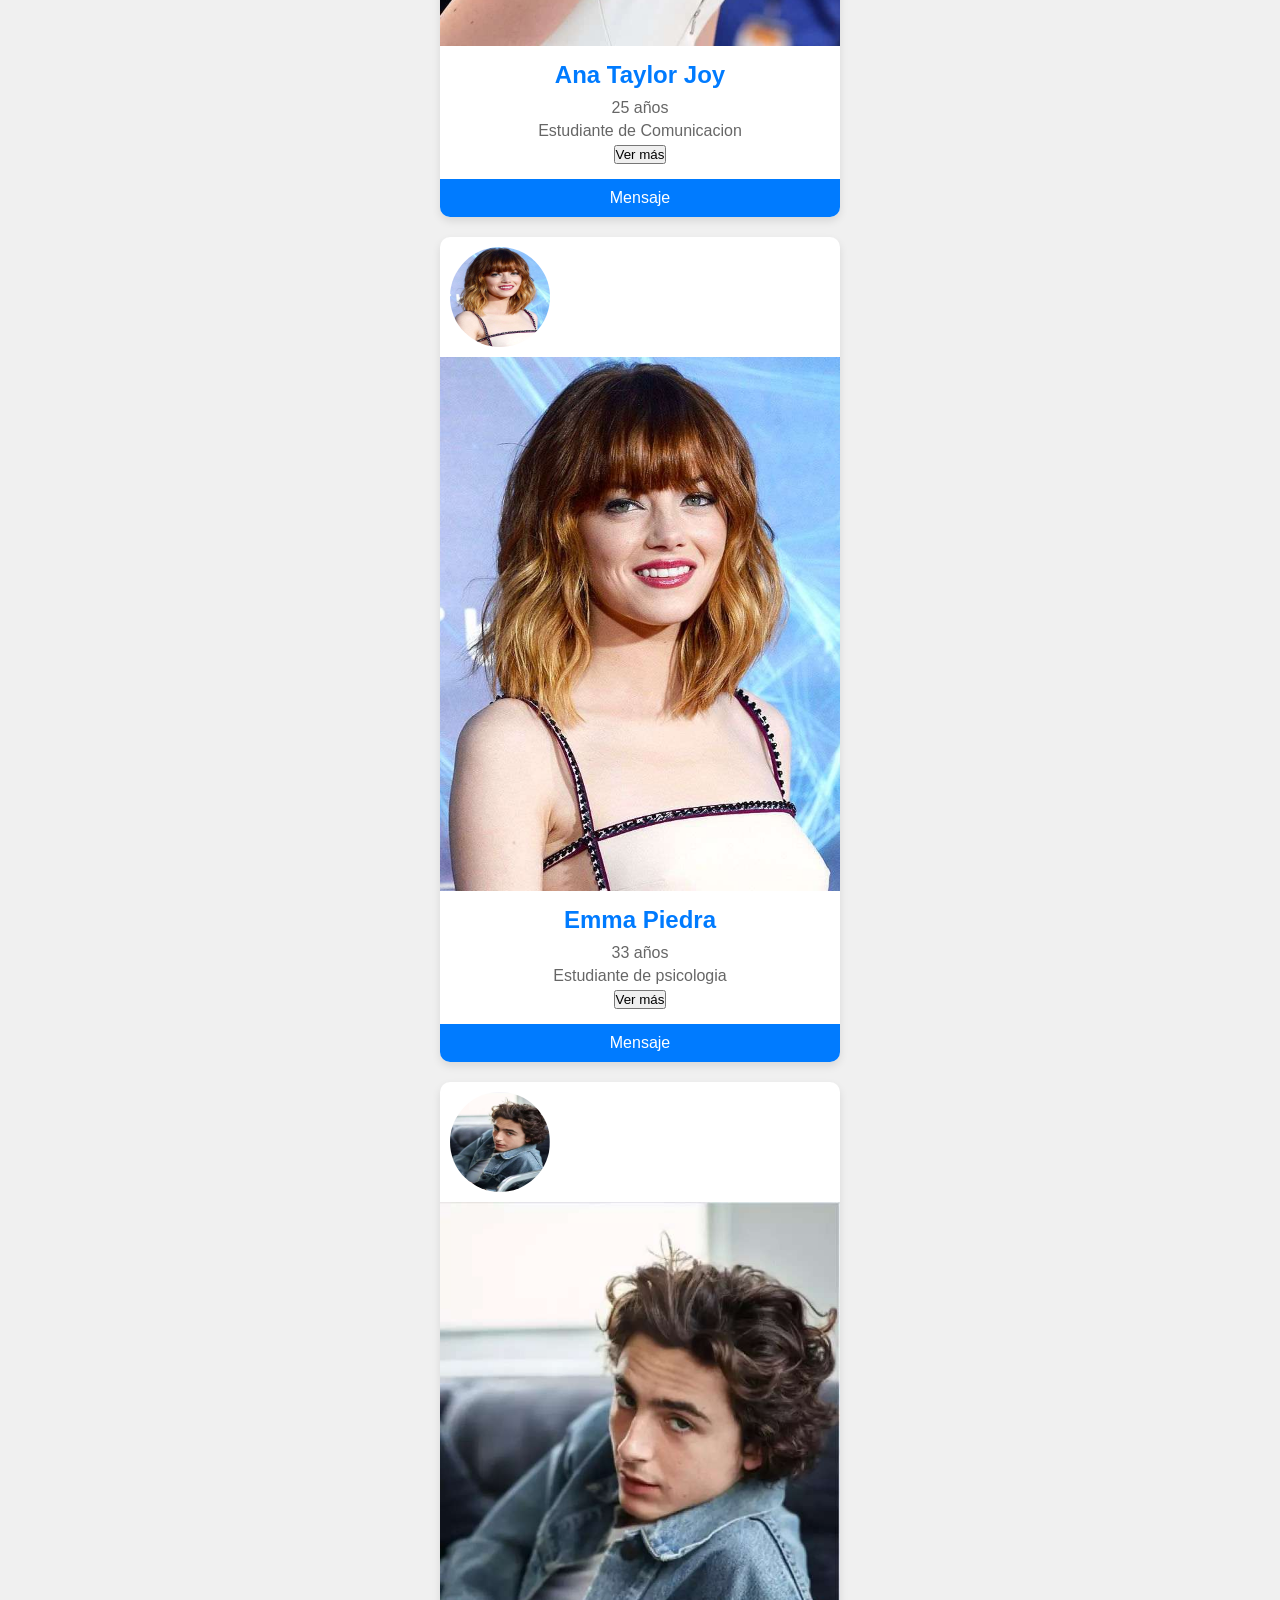
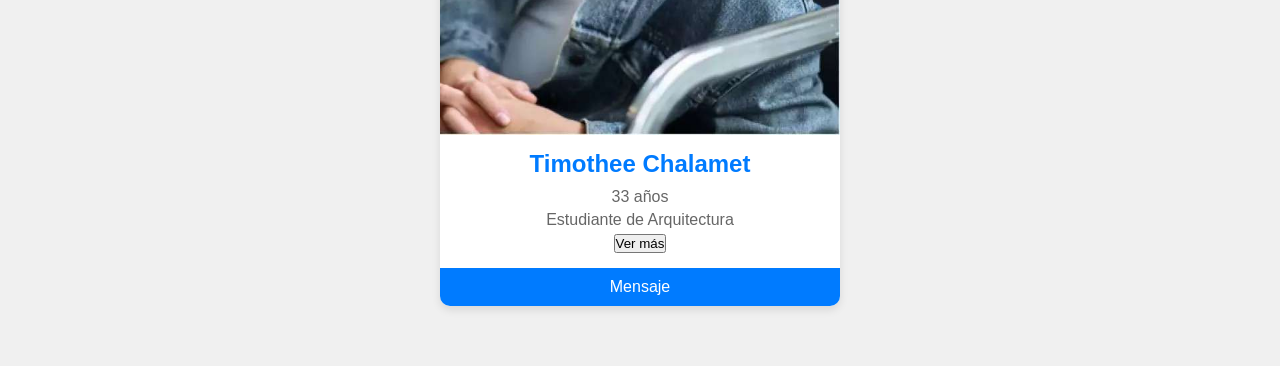
<file: pumamor.html>
<!DOCTYPE html>
<html lang="es">
<head>
  <meta charset="UTF-8">
  <meta name="viewport" content="width=device-width, initial-scale=1.0">
  <meta name="description" content="PumAmor: Conecta con gente nueva de manera divertida y segura.">
  <title>PumAmor</title>
  <link rel="stylesheet" href="estilos.css">
  <link rel="stylesheet" href="estilos_comunes.css">
</head>
<body>
  <nav class="navbar">
      <div class="menu-toggle" id="mobile-menu">
        ☰
      </div>
      <ul class="nav-list" id="nav-list">
        <li><a href="index.html">Inicio</a></li>
        <li><a href="acafe.html">Acafe</a></li>
        <li><a href="acatianguis.html">Acatianguis</a></li>
        <li><a href="pumamor.html">PumAmor</a></li>
        <li><a href="reportes.html">Reportes</a></li>
        <li><a href="pumabus.html">Pumabus</a></li>
        <li><a href="pumamigo.html">Pumamigo</a></li>
        <li><a href="acaencargos.html">ACAencargos</a></li>
        <li><a href="rentaca.html">Rentaca</a></li>
      </ul>
  </nav>
  <header>
      <img src="logo-acatodo.jpg" alt="Logo AcaTodo" class="logo">
      <div class="header-right">
          <div id="icono-notificaciones">🔔</div>
          <button id="boton-usuario" onclick="window.location.href='acatodo.html';" title="Iniciar sesión">
              <span>👤</span>
          </button>
      </div>
  </header>
  <main class="profile-container">
    <!-- Perfil de ejemplo -->
    <article class="profile-card">
      <img src="img/tinder/ryan.jpg" alt="Ryan Gosling" class="profile-photo">
      <img src="img/tinder/ryan.jpg" alt="Ryan Lifestyle" class="profile-lifestyle-photo">
      <div class="profile-info">
        <h2>Ryan Gosling</h2>
        <p>33 años</p>
        <p>Estudiante de Matemáticas y Computación</p>
        <button onclick="toggleDescription(this)">Ver más</button>
        <p class="profile-description">¡Hola Soy Ryan y aun no termino la carrera pero soy guapo, vamos a jarras?</p>
      </div>
      <button class="message-btn">Mensaje</button>
    </article>
    <!-- Perfil de ejemplo -->
    <article class="profile-card">
      <img src="img/tinder/ana.jpg" alt="Ana de Armas" class="profile-photo">
      <img src="img/tinder/ana.jpg" alt="Ana foto" class="profile-lifestyle-photo">
      <div class="profile-info">
        <h2>Ana Taylor Joy</h2>
        <p>25 años</p>
        <p>Estudiante de Comunicacion</p>
        <button onclick="toggleDescription(this)">Ver más</button>
        <p class="profile-description"> Se que te gusto, invitame a salir :)</p>
      </div>
      <button class="message-btn">Mensaje</button>
    </article>
    <!-- Perfil de ejemplo -->
    <article class="profile-card">
      <img src="img/tinder/emma.jpg" alt="Emma Stone" class="profile-photo">
      <img src="img/tinder/emma.jpg" alt="EmmaLifestyle" class="profile-lifestyle-photo">
      <div class="profile-info">
        <h2>Emma Piedra</h2>
        <p>33 años</p>
        <p>Estudiante de psicologia</p>
        <button onclick="toggleDescription(this)">Ver más</button>
        <p class="profile-description">Me gusta el cine</p>
      </div>
      <button class="message-btn">Mensaje</button>
    </article>
    <!-- Perfil de ejemplo -->
    <article class="profile-card">
      <img src="img/tinder/timoty.jpg" alt="Timothee" class="profile-photo">
      <img src="img/tinder/timoty.jpg" alt="Timothee Lifestyle" class="profile-lifestyle-photo">
      <div class="profile-info">
        <h2>Timothee Chalamet</h2>
        <p>33 años</p>
        <p>Estudiante de Arquitectura</p>
        <button onclick="toggleDescription(this)">Ver más</button>
        <p class="profile-description"> Soy Timoti, estudio arquitectura y me gusta viajar</p>
      </div>
      <button class="message-btn">Mensaje</button>
    </article>

    <!-- Agrega más perfiles siguiendo el mismo formato -->
  </main>
  <script>
    function toggleDescription(button) {
      var description = button.nextElementSibling;
      if (description.style.display === 'block') {
        description.style.display = 'none';
        button.textContent = 'Ver más';
      } else {
        description.style.display = 'block';
        button.textContent = 'Ver menos';
      }
    }
  </script>
<script>
  document.getElementById('mobile-menu').addEventListener('click', function () {
  var navList = document.getElementById('nav-list');
  navList.classList.toggle('active');
});
</script>

</body>
</html>
</file>
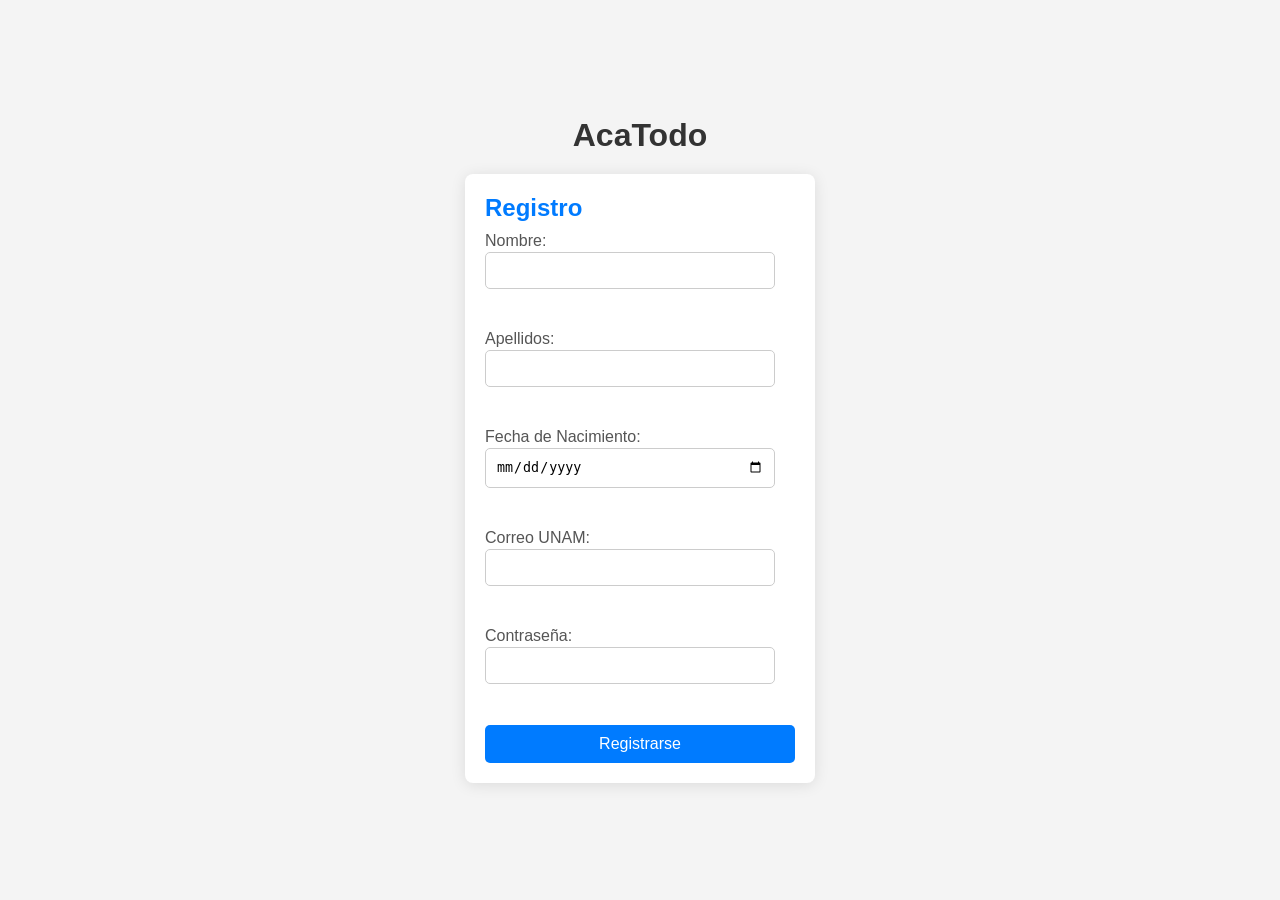
<file: registro.html>
<!DOCTYPE html>
<html lang="es">
<head>
    <meta charset="UTF-8">
    <meta name="viewport" content="width=device-width, initial-scale=1.0">
    <title>AcaTodo - Registro</title>
    <link rel="stylesheet" href="estilos.css">
    
</head>
<body>
    <div class="registro-container">
        <h1>AcaTodo</h1>
        <div class="registro-form">
            <h2>Registro</h2>
            <form id="registration-form">
                <label for="nombre">Nombre:</label>
                <input type="text" id="nombre" required><br><br>
                <label for="apellidos">Apellidos:</label>
                <input type="text" id="apellidos" required><br><br>
                <label for="fecha-nacimiento">Fecha de Nacimiento:</label>
                <input type="date" id="fecha-nacimiento" required><br><br>
                <label for="correo">Correo UNAM:</label>
                <input type="email" id="correo" required pattern=".+@pcpuma.acatlan.unam.mx"><br><br>
                <label for="contrasena">Contraseña:</label>
                <input type="password" id="contrasena" required minlength="6"><br><br>
                <button type="submit">Registrarse</button>
            </form>
        </div>
    </div>
    <script src="Acatodo.js"></script>

    
</body>
</html>
</file>
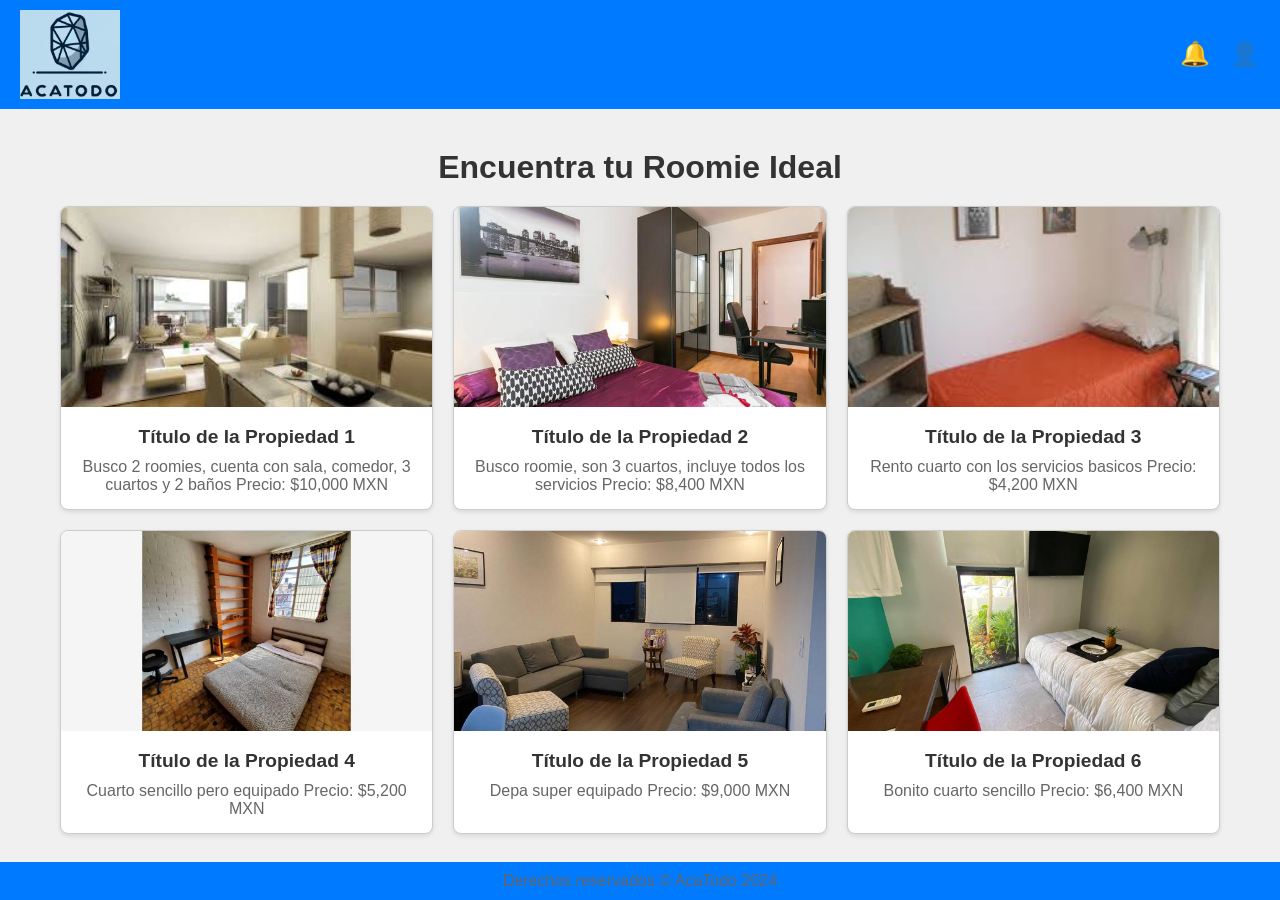
<file: rentaca.html>
<!DOCTYPE html>
<html lang="es">
<head>
    <meta charset="UTF-8">
    <meta name="viewport" content="width=device-width, initial-scale=1.0">
    <title>RentAca - Encuentra tu Roomie Ideal</title>
    <link rel="stylesheet" href="estilos.css">
    <link rel="stylesheet" href="estilos_comunes.css">
</head>
<body>
    <nav class="navbar">
        <div class="menu-toggle" id="mobile-menu">
          ☰
        </div>
        <ul class="nav-list" id="nav-list">
          <li><a href="index.html">Inicio</a></li>
          <li><a href="acafe.html">Acafe</a></li>
          <li><a href="acatianguis.html">Acatianguis</a></li>
          <li><a href="pumamor.html">PumAmor</a></li>
          <li><a href="reportes.html">Reportes</a></li>
          <li><a href="pumabus.html">Pumabus</a></li>
          <li><a href="pumamigo.html">Pumamigo</a></li>
          <li><a href="acaencargos.html">ACAencargos</a></li>
          <li><a href="rentaca.html">Rentaca</a></li>
        </ul>
    </nav>
    <header>
        <img src="logo-acatodo.jpg" alt="Logo AcaTodo" class="logo">
        <div class="header-right">
            <div id="icono-notificaciones">🔔</div>
            <button id="boton-usuario" onclick="window.location.href='acatodo.html';" title="Iniciar sesión">
                <span>👤</span>
            </button>
        </div>
    </header>
    <main>
        <h1>Encuentra tu Roomie Ideal</h1>
        <div class="grid-container">
            <div class="property-card">
                <img src="img/depa1.jpg" alt="Property Image">
                <div class="property-description">
                    <h3>Título de la Propiedad 1</h3>
                    <p>Busco 2 roomies, cuenta con sala, comedor, 3 cuartos y 2 baños Precio: $10,000 MXN</p>
                </div>
            </div>
            <div class="property-card">
                <img src="img/depa2.jpg" alt="Property Image">
                <div class="property-description">
                    <h3>Título de la Propiedad 2</h3>
                    <p>Busco roomie, son 3 cuartos, incluye todos los servicios Precio: $8,400 MXN</p>
                </div>
            </div>

            <div class="property-card">
                <img src="img/depa3.jpg" alt="Property Image">
                <div class="property-description">
                    <h3>Título de la Propiedad 3</h3>
                    <p>Rento cuarto con los servicios basicos Precio: $4,200 MXN</p>
                </div>
            </div>
            <div class="property-card">
                <img src="img/depa4.jpg" alt="Property Image">
                <div class="property-description">
                    <h3>Título de la Propiedad 4</h3>
                    <p>Cuarto sencillo pero equipado Precio: $5,200 MXN</p>
                </div>
            </div>

            <div class="property-card">
                <img src="img/depa5.jpg" alt="Property Image">
                <div class="property-description">
                    <h3>Título de la Propiedad 5</h3>
                    <p>Depa super equipado Precio: $9,000 MXN</p>
                </div>
            </div>
            <div class="property-card">
                <img src="img/depa6.jpg" alt="Property Image">
                <div class="property-description">
                    <h3>Título de la Propiedad 6</h3>
                    <p>Bonito cuarto sencillo Precio: $6,400 MXN</p>
                </div>
            </div>
            <!-- Repetir para más propiedades -->
        </div>
    </main>
    <footer>
        <p>Derechos reservados © AcaTodo 2024</p>
    </footer>
    <script src="Acatodo.js"></script>
</body>
</html>
</file>
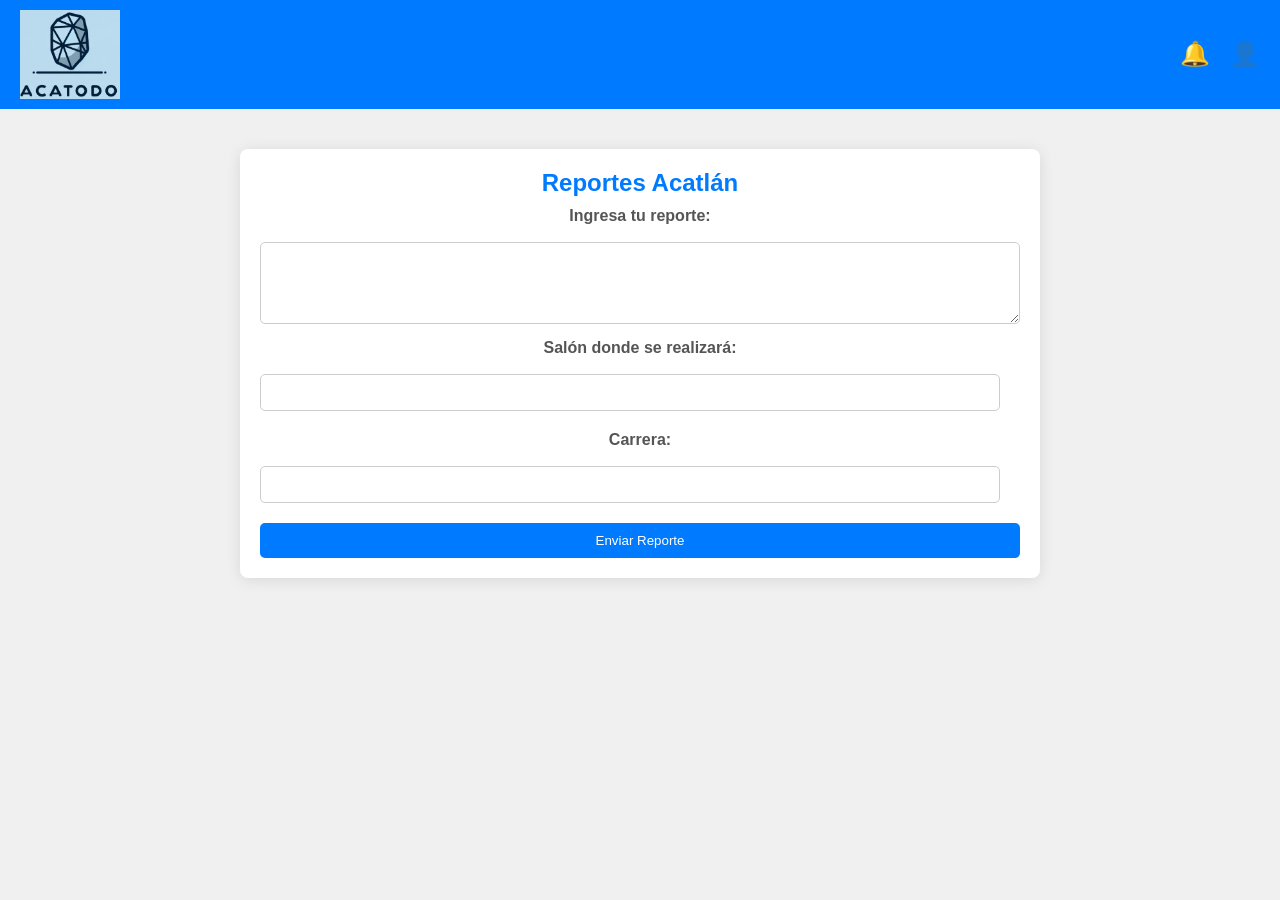
<file: reportes.html>
<!DOCTYPE html>
<html lang="es">
<head>
    <meta charset="UTF-8">
    <meta name="viewport" content="width=device-width, initial-scale=1.0">
    <title>Reportes Acatlán - AcaTodo</title>
    <link rel="stylesheet" href="estilos.css">
    <link rel="stylesheet" href="estilos_comunes.css">
</head>
<body>
    <nav class="navbar">
        <div class="menu-toggle" id="mobile-menu">
          ☰
        </div>
        <ul class="nav-list" id="nav-list">
          <li><a href="index.html">Inicio</a></li>
          <li><a href="acafe.html">Acafe</a></li>
          <li><a href="acatianguis.html">Acatianguis</a></li>
          <li><a href="pumamor.html">PumAmor</a></li>
          <li><a href="reportes.html">Reportes</a></li>
          <li><a href="pumabus.html">Pumabus</a></li>
          <li><a href="pumamigo.html">Pumamigo</a></li>
          <li><a href="acaencargos.html">ACAencargos</a></li>
          <li><a href="rentaca.html">Rentaca</a></li>
        </ul>
    </nav>
    <header>
        <img src="logo-acatodo.jpg" alt="Logo AcaTodo" class="logo">
        <div class="header-right">
            <div id="icono-notificaciones">🔔</div>
            <button id="boton-usuario" onclick="window.location.href='acatodo.html';" title="Iniciar sesión">
                <span>👤</span>
            </button>
        </div>
    </header>
    <main>
        <section id="reportes">
            <h2>Reportes Acatlán</h2>
            <form id="form-reporte" action="#" method="POST">
                <label for="descripcion-reporte">Ingresa tu reporte:</label>
                <textarea id="descripcion-reporte" rows="4" required></textarea>
                
                <label for="salon-reporte">Salón donde se realizará:</label>
                <input type="text" id="salon-reporte" required>
                
                <label for="carrera-reporte">Carrera:</label>
                <input type="text" id="carrera-reporte" required>
                
                <button type="button" id="enviar-reporte" onclick="confirmarEnvio()">Enviar Reporte</button>
            </form>
        </section>
    </main>
    <script src="Acatodo.js"></script>
<script>
    document.getElementById('mobile-menu').addEventListener('click', function () {
    var navList = document.getElementById('nav-list');
    navList.classList.toggle('active');
  });
</script>

</body>
</html>
</file>
<file: estilos_comunes.css>
/* estilos_comunes.css */

body, html {
    margin: 0;
    padding: 0;
    font-family: Arial, sans-serif;
    background-color: #f0f0f0;
}

header {
    background-color: #007bff;
    color: white;
    padding: 10px 20px;
    display: flex;
    justify-content: space-between;
    align-items: center;
    z-index: 1001;
    position: relative;
}

.logo {
    width: 100px;
}

.header-right {
    display: flex;
    align-items: center;
    margin-left: auto;
}



#icono-notificaciones {
    font-size: 1.5rem;
    cursor: pointer;
    margin-left: 20px; /* Espacio entre logo y notificaciones */
}

#boton-usuario {
    background: none;
    border: none;
    color: white;
    font-size: 1.5rem;
    cursor: pointer;
    margin-left: 20px; /* Espacio entre notificaciones y usuario */
}

.navbar {
    background-color: #0056b3;
    color: white;
    padding: 10px 0;
    position: fixed;
    width: 100%;
    top: 0;
    z-index: 1000;
    box-shadow: 0 2px 4px rgba(0, 0, 0, 0.1);
    display: flex;
    justify-content: space-between;
    align-items: center;
}

.menu-toggle {
    display: none;
    font-size: 24px;
    cursor: pointer;
    padding: 10px 20px;
}

.nav-list {
    list-style-type: none;
    margin: 0;
    padding: 0;
    display: flex;
    justify-content: center;
}

.nav-list li {
    margin: 0 15px;
}

.nav-list li a {
    color: white;
    text-decoration: none;
    font-size: 18px;
}

.nav-list li a:hover {
    text-decoration: underline;
}

footer {
    text-align: center;
    padding: 10px;
    background-color: #007bff;
    color: white;
    position: fixed;
    bottom: 0;
    width: 100%;
}

@media (max-width: 768px) {
    .menu-toggle {
        display: block;
    }

    .nav-list {
        display: none;
        flex-direction: column;
        width: 100%;
        text-align: center;
        background-color: #0056b3;
    }

    .nav-list li {
        margin: 10px 0;
    }

    .navbar .nav-list.active {
        display: flex;
    }

    header {
        flex-direction: row;
        justify-content: space-between;
        align-items: center;
        position: relative; /* Asegura que el header se mantenga en su lugar */
        z-index: 1001; /* Asegúrate de que el header esté por encima de la navbar */
    }

    .logo {
        width: 80px;
    }

    .nav-list li a {
        font-size: 16px;
    }

    #boton-usuario {
        margin-left: 10px;
    }
}

@media (max-width: 480px) {
    header {
        flex-direction: row;
        justify-content: space-between;
        align-items: center;
        position: relative; /* Asegura que el header se mantenga en su lugar */
        z-index: 1001; /* Asegúrate de que el header esté por encima de la navbar */
    }

    .logo {
        width: 60px;
    }

    .nav-list li a {
        font-size: 16px;
    }

    #boton-usuario {
        margin-left: 10px;
    }
}
</file>
<file: estilos.css>
/* Estilos generales */


.login-container,
.registro-container {
    display: flex;
    flex-direction: column;
    justify-content: center;
    align-items: center;
    height: 100vh;
}

.login-form,
.registro-form {
    width: 350px; /* Ajuste para hacer el recuadro más ancho */
    background-color: #fff;
    padding: 20px;
    border-radius: 8px;
    box-shadow: 0 2px 15px rgba(0, 0, 0, 0.1);
}

input[type="text"],
input[type="password"],
input[type="email"],
input[type="date"] {
    width: calc(100% - 20px); /* Ajuste para el padding interno */
    padding: 10px;
    margin-bottom: 5px; /* Menos espacio entre opciones */
    border: 1px solid #ccc;
    border-radius: 5px;
}

.login-button,
.register-button {
    background-color: #007bff;
    color: #fff;
    padding: 10px 20px;
    border: none;
    border-radius: 20px;
    font-size: 16px;
    cursor: pointer;
    transition: background-color 0.3s ease;
    margin-top: 10px; /* Espacio adicional antes del botón */
}

.login-button:hover,
.register-button:hover {
    background-color: #0056b3;
}

h1, h2 {
    color: #007bff;
    margin-bottom: 10px; /* Reducir espacio después del título */
}

form {
    display: flex;
    flex-direction: column;
}

label {
    margin-bottom: 2px; /* Menos espacio después de las etiquetas */
    color: #555;
}

button[type="submit"] {
    background-color: #007bff;
    color: #fff;
    cursor: pointer;
    font-size: 16px;
    border: none;
    border-radius: 5px;
    padding: 10px;
    transition: background-color 0.3s;
}

button[type="submit"]:hover {
    background-color: #0056b3;
}

/*pagina inciio*/
section {
    width: 100%;
    margin-bottom: 20px;
}

.servicio {
    background-color: #ffffff;
    border-radius: 8px;
    text-align: center;
    margin: 10px;
    padding: 20px;
    box-shadow: 0 2px 15px rgba(0, 0, 0, 0.1);
    display: flex;
    flex-direction: column;
    align-items: center;
    gap: 20px;
}

.servicio-enlace {
    text-decoration: none;
    color: inherit;
    display: flex;
    flex-direction: column;
    align-items: center;
    width: 100%;
}

.servicio a:hover {
    background-color: #e8f0fe;
}

.icono-servicio {
    width: 100%;
    height: auto;
    max-width: 100%;
    border-radius: 8px;
}

.texto-servicio {
    text-align: center;
}

h3 {
    color: #333;
    margin: 10px 0;
}

p {
    color: #666;
    margin: auto;
    text-align: center;
}

/* Iconos de servicios */

#icono-reportes {
    background-image: url('./img/reporte-logo.webp');
}

#icono-pumabus {
    background-image: url('./img/pumabus-logo.webp');
}

#icono-encargos {
    background-image: url('./img/acaencargos.png');
}

#icono-rentaca {
    background-image: url('./img/roomies.webp');
}

#icono-acafe {
    background-image: url('./img/cafe.webp');
}

#icono-pumamor {
    background-image: url('./img/amor.webp');
}

#icono-pumamigo {
    background-image: url('./img/amigo.jpg');
}

#icono-acatianguis {
    background-image: url('./img/acatianguis.webp');
}



/* Media Queries */

@media (min-width: 768px) {
    .servicio {
        flex-direction: row;
        align-items: center;
        justify-content: center;
    }

    .icono-servicio {
        width: 150px;
        height: 150px;
        margin-right: 20px;
    }

    .texto-servicio {
        text-align: left;
        width: calc(100% - 170px);
    }

    main {
        display: flex;
        flex-wrap: wrap;
        justify-content: space-around;
        align-items: flex-start;
        text-align: center;
    }
}

@media (max-width: 767px) {
    .servicio {
        margin: 10px 0;
    }

    .icono-servicio {
        width: 100%;
        height: auto;
    }
}

/*REPORTES */

#reportes {
    max-width: 800px;
    margin: auto;
    padding: 20px;
    background-color: #fff;
    border-radius: 8px;
    box-shadow: 0 2px 15px rgba(0, 0, 0, 0.1);
}

#reportes h2 {
    color: #007bff;
    text-align: center;
}

#form-reporte {
    display: flex;
    flex-direction: column;
    gap: 15px;
}

#form-reporte label {
    font-weight: bold;
}

#form-reporte input,
#form-reporte textarea {
    padding: 10px;
    border: 1px solid #ccc;
    border-radius: 5px;
}

#form-reporte button {
    background-color: #007bff;
    color: #fff;
    padding: 10px 20px;
    border: none;
    border-radius: 5px;
    cursor: pointer;
    transition: background-color 0.3s;
}

#form-reporte button:hover {
    background-color: #0056b3;
}

/* ENCARGOS */


#acaencargos h2,
.repartidores-activos h3 {
    color: #007bff;
    text-align: center;
}

.servicios-encargos {
    display: flex;
    justify-content: center;
    gap: 20px; /* Ajusta según sea necesario */
    margin-bottom: 40px; /* Espacio antes de la lista de repartidores */
}

.boton-encargo {
    display: flex;
    flex-direction: column;
    align-items: center;
    text-decoration: none;
    color: inherit;
}

.icono-encargo {
    width: 100px; /* O el tamaño que prefieras para los botones */
    height: 100px; /* O el tamaño que prefieras para los botones */
    margin-bottom: 10px;
    background-color: #ddd; /* Color de fondo temporal para el espacio de la imagen */
    /* Añade tus estilos de imagen aquí, como 'background-image' y 'background-size' */
}

.repartidores-activos {
    margin-top: 20px; /* Espacio después de los botones */
}

.repartidores-activos ul {
    list-style: none;
    padding: 0;
    text-align: center;
}

.repartidores-activos li {
    background-color: #f0f0f0;
    margin-bottom: 10px;
    padding: 10px;
    border-radius: 8px;
}

/* Estilos globales */

.main {
    padding: 20px;
}

.container {
    max-width: 1200px;
    margin: auto;
    padding: 0 20px;
}

.product-grid {
    display: grid;
    grid-template-columns: repeat(auto-fill, minmax(250px, 1fr));
    gap: 20px;
}

.product-card {
    background-color: white;
    text-align: center;
    padding: 10px;
    box-shadow: 0 2px 10px rgba(0,0,0,0.1);
    border-radius: 8px;
    transition: transform 0.3s ease, box-shadow 0.3s ease;
}

.product-card:hover{
    transform: translateY(-5px);
    box-shadow: 0 4px 20px rgba(0,0,0,0.2);
}

.product-card img {
    width: 100%;
    height: auto;
}

@media (max-width: 768px) {
    .product-grid {
        grid-template-columns: 1fr; /* Hace que cada tarjeta ocupe el ancho completo en pantallas pequeñas */
    }

    header img {
        width: 30px; /* Más pequeño para dispositivos móviles */
    }
}



/* pumabus */
/* Estilos generales para mantener la coherencia del diseño */

#map {
    height: 400px; /* Altura adecuada para la visualización del mapa */
    width: 100%;
    margin-top: 20px;
    margin-bottom: 20px;
}

/* Información de los buses */
.bus-info {
    background-color: white;
    border-radius: 8px;
    box-shadow: 0 4px 8px rgba(0, 0, 0, 0.1);
    width: 90%; /* Adecuado para la mayoría de los dispositivos */
    margin: 10px auto; /* Centrar y añadir espacio vertical */
    padding: 20px;
    text-align: center;
}

.bus-number {
    color: #0056b3; /* Un azul más oscuro para el número del bus */
    font-size: 24px; /* Tamaño de letra más grande para mejor visualización */
}




/* rentaca */

main {
    padding: 20px;
    display: flex;
    flex-direction: column;
    align-items: center;
}

.grid-container {
    display: grid;
    grid-template-columns: repeat(auto-fill, minmax(300px, 1fr));
    gap: 20px;
    width: 100%;
    max-width: 1200px;
}

.property-card {
    background-color: white;
    border: 1px solid #ccc;
    border-radius: 8px;
    overflow: hidden;
    box-shadow: 0 2px 4px rgba(0, 0, 0, 0.1);
    transition: transform 0.2s ease-in-out;
}

.property-card:hover {
    transform: scale(1.02);
}

.property-card img {
    width: 100%;
    height: 200px;
    object-fit: cover;
}

.property-description {
    padding: 15px;
}

.property-description h3 {
    margin: 0;
    font-size: 1.2em;
    color: #333;
}

.property-description p {
    color: #666;
    margin: 10px 0 0;
}


@media (max-width: 600px) {
    header {
        flex-direction: column;
    }

    header img {
        width: 80px;
        margin-bottom: 10px;
    }

    .grid-container {
        grid-template-columns: 1fr;
        gap: 10px;
    }

    .property-card img {
        height: 150px;
    }

    .property-description h3 {
        font-size: 1em;
    }

    .property-description p {
        font-size: 0.9em;
    }
}



/* acatianguis */

/* acatianguis */

main {
    flex: 1; /* Asegura que el main ocupe el espacio disponible */
    padding: 20px;
    display: flex;
    justify-content: center;
}

.product-list h2 {
    text-align: center;
    margin-bottom: 20px;
}

.product-grid {
    display: grid;
    grid-template-columns: repeat(auto-fill, minmax(200px, 1fr));
    gap: 20px;
    width: 100%;
    max-width: 1200px;
}

.product-card {
    background-color: white;
    text-align: center;
    padding: 20px;
    box-shadow: 0 2px 10px rgba(0, 0, 0, 0.1);
    border-radius: 8px;
    transition: transform 0.2s ease-in-out;
}

.product-card:hover {
    transform: scale(1.02);
}

.product-card img {
    width: 100%;
    height: auto;
    border-radius: 8px;
}

.product-card h3 {
    margin: 10px 0;
    font-size: 1.2em;
    color: #333;
}

.product-card p {
    margin: 10px 0;
    color: #666;
    font-size: 1em;
}

.buy-button {
    background-color: #007bff;
    color: white;
    padding: 10px 20px;
    border: none;
    border-radius: 5px;
    cursor: pointer;
    transition: background-color 0.3s;
}

.buy-button:hover {
    background-color: #0056b3;
}


@media (max-width: 600px) {
    header {
        flex-direction: column;
        align-items: flex-start;
    }

    header img {
        width: 80px;
        margin-bottom: 10px;
    }

    .product-grid {
        grid-template-columns: 1fr;
    }

    .product-card {
        padding: 15px;
    }

    .product-card h3 {
        font-size: 1em;
    }

    .product-card p {
        font-size: 0.9em;
    }

    .buy-button {
        padding: 8px 16px;
    }
}

* {
    box-sizing: border-box;
    margin: 0;
    padding: 0;
}

  /*pumamor*/
  body {
    font-family: 'Arial', sans-serif;
    background-color: #f4f4f4;
    color: #333;
  }
  

  
  .profile-container {
    display: flex;
    flex-direction: column;
    align-items: center;
    padding: 20px;
  }
  
  .profile-card {
    background: white;
    box-shadow: 0 4px 8px rgba(0, 0, 0, 0.1);
    border-radius: 10px;
    overflow: hidden;
    margin-bottom: 20px;
    width: 80%;
    max-width: 400px;
    text-align: center;
  }
  
  .profile-photo, .profile-lifestyle-photo {
    width: 100%;
    display: block;
  }
  
  .profile-info {
    padding: 15px;
  }
  
  .profile-info h2 {
    color: #007bff;
  }
  
  .profile-info p {
    color: #666;
    margin: 5px 0;
  }
  
  .profile-description {
    display: none;
    text-align: left;
    padding: 0 15px 15px;
  }
  
  .message-btn {
    background-color: #007bff;
    color: white;
    border: none;
    padding: 10px;
    width: 100%;
    font-size: 16px;
    cursor: pointer;
  }
  
  .message-btn:hover {
    background-color: #0056b3;
  }
  
  
  /*pumamigo*/


  
  .profile-container {
    display: flex;
    flex-direction: column;
    align-items: center;
    padding: 20px;
  }
  
  .profile-card {
    background: white;
    box-shadow: 0 4px 8px rgba(0, 0, 0, 0.1);
    border-radius: 10px;
    overflow: hidden;
    margin-bottom: 20px;
    width: 80%;
    max-width: 400px;
    text-align: center;
  }
  
  .profile-photo {
    width: 100px;
    height: 100px;
    border-radius: 50%;
    margin: 10px;
  }
  
  .profile-info {
    padding: 15px;
  }
  
  .profile-info h2 {
    color: #007bff;
  }
  
  .profile-info p {
    color: #666;
    margin: 5px 0;
  }
  
  .profile-description {
    display: none;
    text-align: left;
    padding: 0 15px 15px;
  }
  
  .message-btn {
    background-color: #007bff;
    color: white;
    border: none;
    padding: 10px;
    width: 100%;
    font-size: 16px;
    cursor: pointer;
  }
  
  .message-btn:hover {
    background-color: #0056b3;
  }
  
  /* Media queries para adaptabilidad en diferentes dispositivos */
  @media (max-width: 600px) {
    header {
      flex-direction: column;
      padding: 10px;
    }
  
    header img, header #icono-notificaciones, header #boton-usuario {
      margin-bottom: 10px;
    }
  
    .profile-container {
      width: 100%;
    }
  
    .profile-card {
      width: 90%; /* Ajuste para mejor visualización en dispositivos móviles */
    }
  
    .profile-photo {
      width: 80px;
      height: 80px;
    }
  
    .message-btn {
      padding: 8px;
    }
  }
  
  

/*acafe*/

  
  main {
    max-width: 1200px;
    margin: 20px auto;
    padding: 20px;
    text-align: center;
  }
  
  h1 {
    color: #333;
    margin-bottom: 20px;
  }
  
  .cafeteria-container {
    display: flex;
    flex-wrap: wrap;
    justify-content: center;
    gap: 20px;
  }
  
  .cafeteria {
    width: calc(20% - 20px);
    cursor: pointer;
    transition: transform 0.3s;
  }
  
  .cafeteria:hover {
    transform: scale(1.1);
  }
  
  .cafeteria img {
    width: 100%;
    height: 200px;
    object-fit: cover;
    border-radius: 8px;
  }
  
  .cafeteria span {
    display: block;
    margin-top: 8px;
    color: #007bff;
    font-size: 18px;
  }
  
  footer {
    text-align: center;
    padding: 10px;
    background-color: #007bff;
    color: white;
    position: fixed;
    bottom: 0;
    width: 100%;
  }
  
  /* Estilos para dispositivos móviles */
  @media (max-width: 768px) {
    .cafeteria-container {
      flex-direction: column;
      align-items: center;
    }
  
    .cafeteria {
      width: 100%;
      margin-bottom: 20px;
    }
  
    .cafeteria img {
      height: auto;
    }
  
    .cafeteria span {
      font-size: 20px;
      margin-top: 10px;
    }
  }
  
  @media (max-width: 480px) {
    header {
      flex-direction: column;
      align-items: flex-start;
    }
  
    .logo {
      width: 80px;
      margin-bottom: 10px;
    }
  
    h1 {
      font-size: 24px;
    }
  
    .cafeteria span {
      font-size: 18px;
    }
  }
</file>
